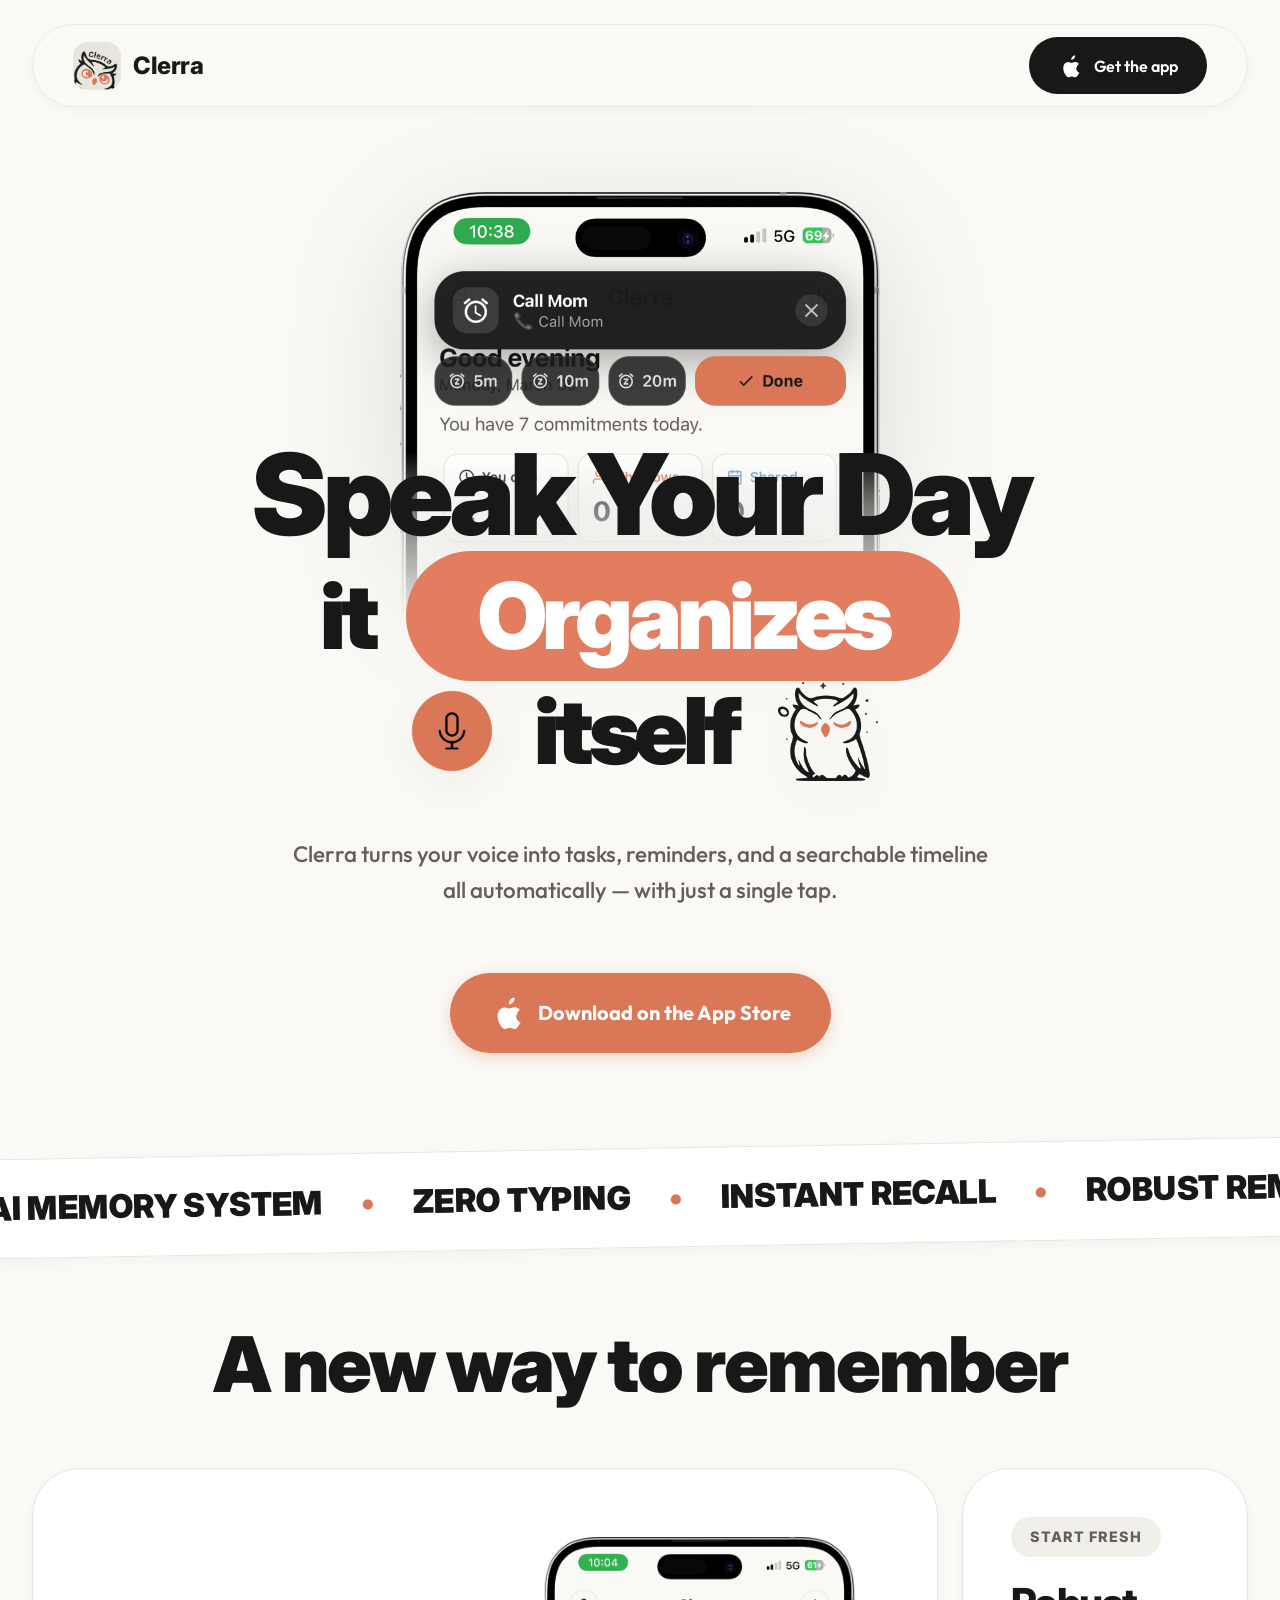
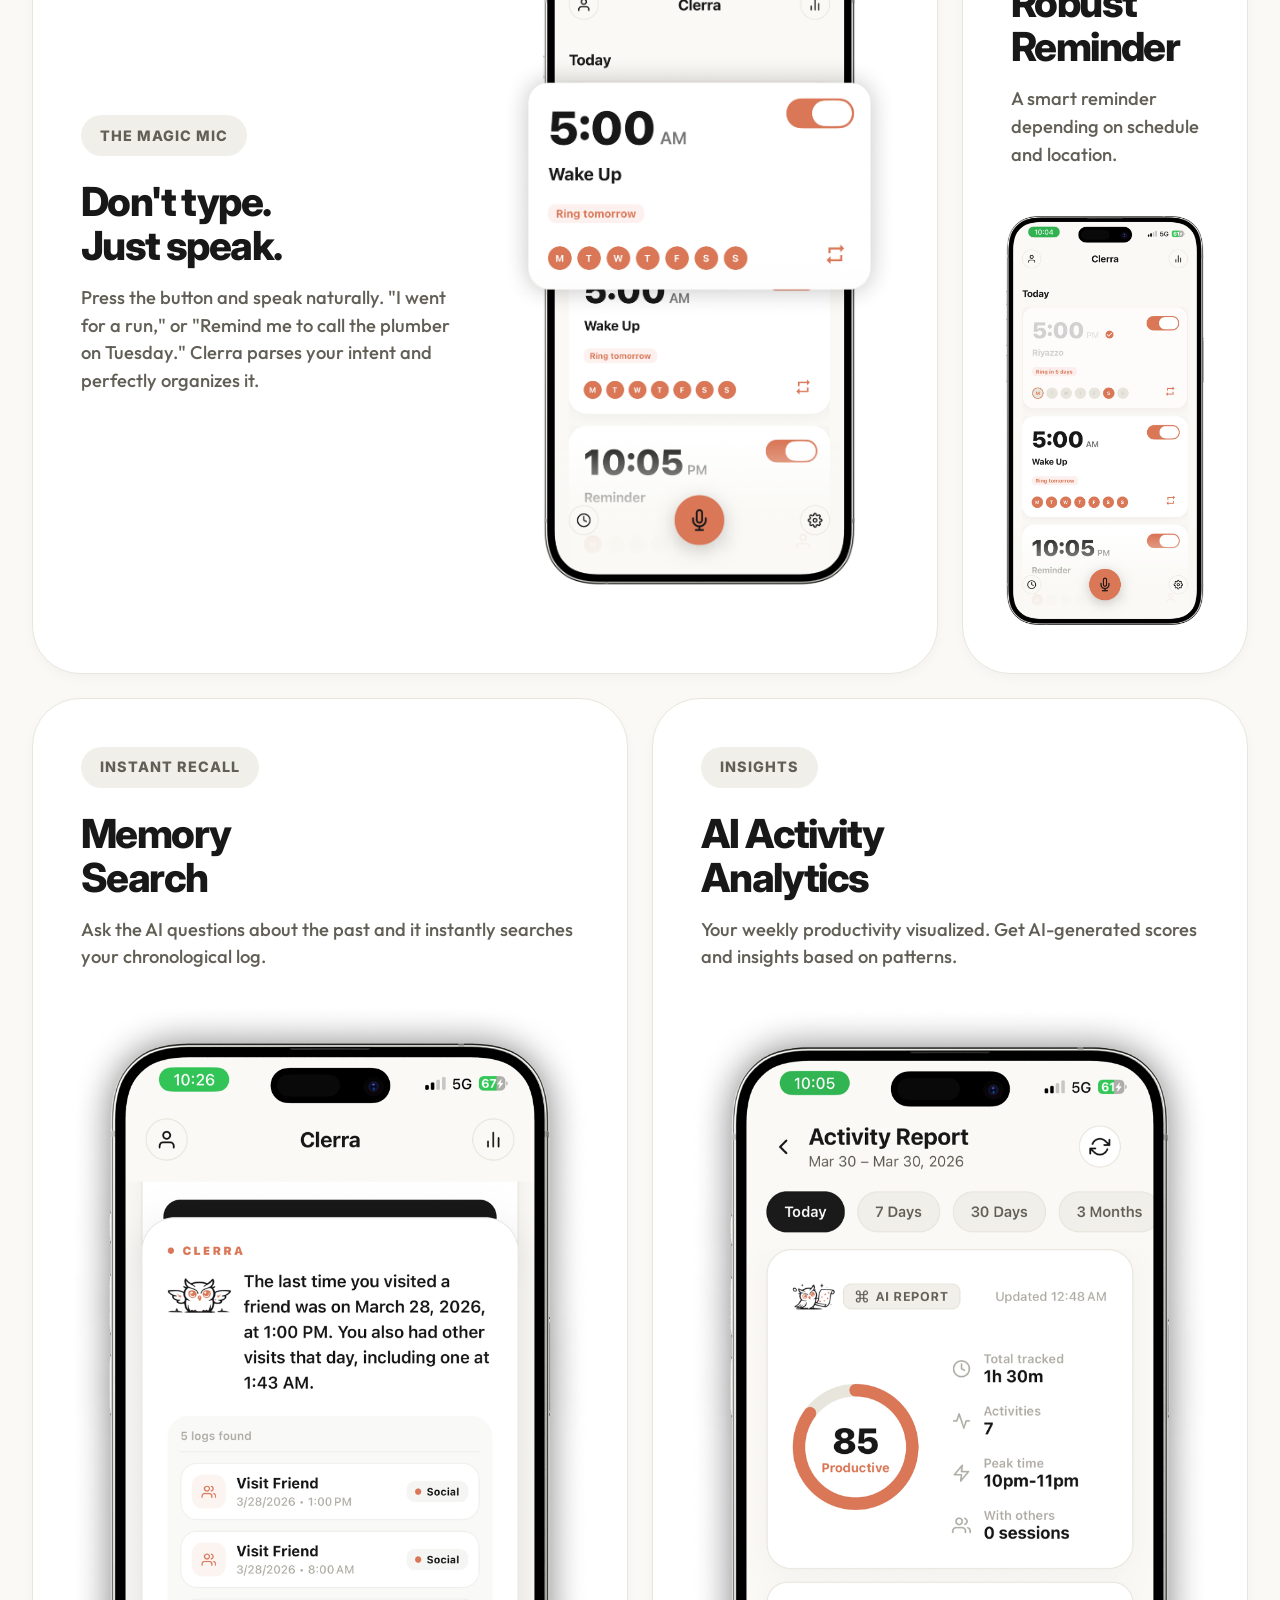
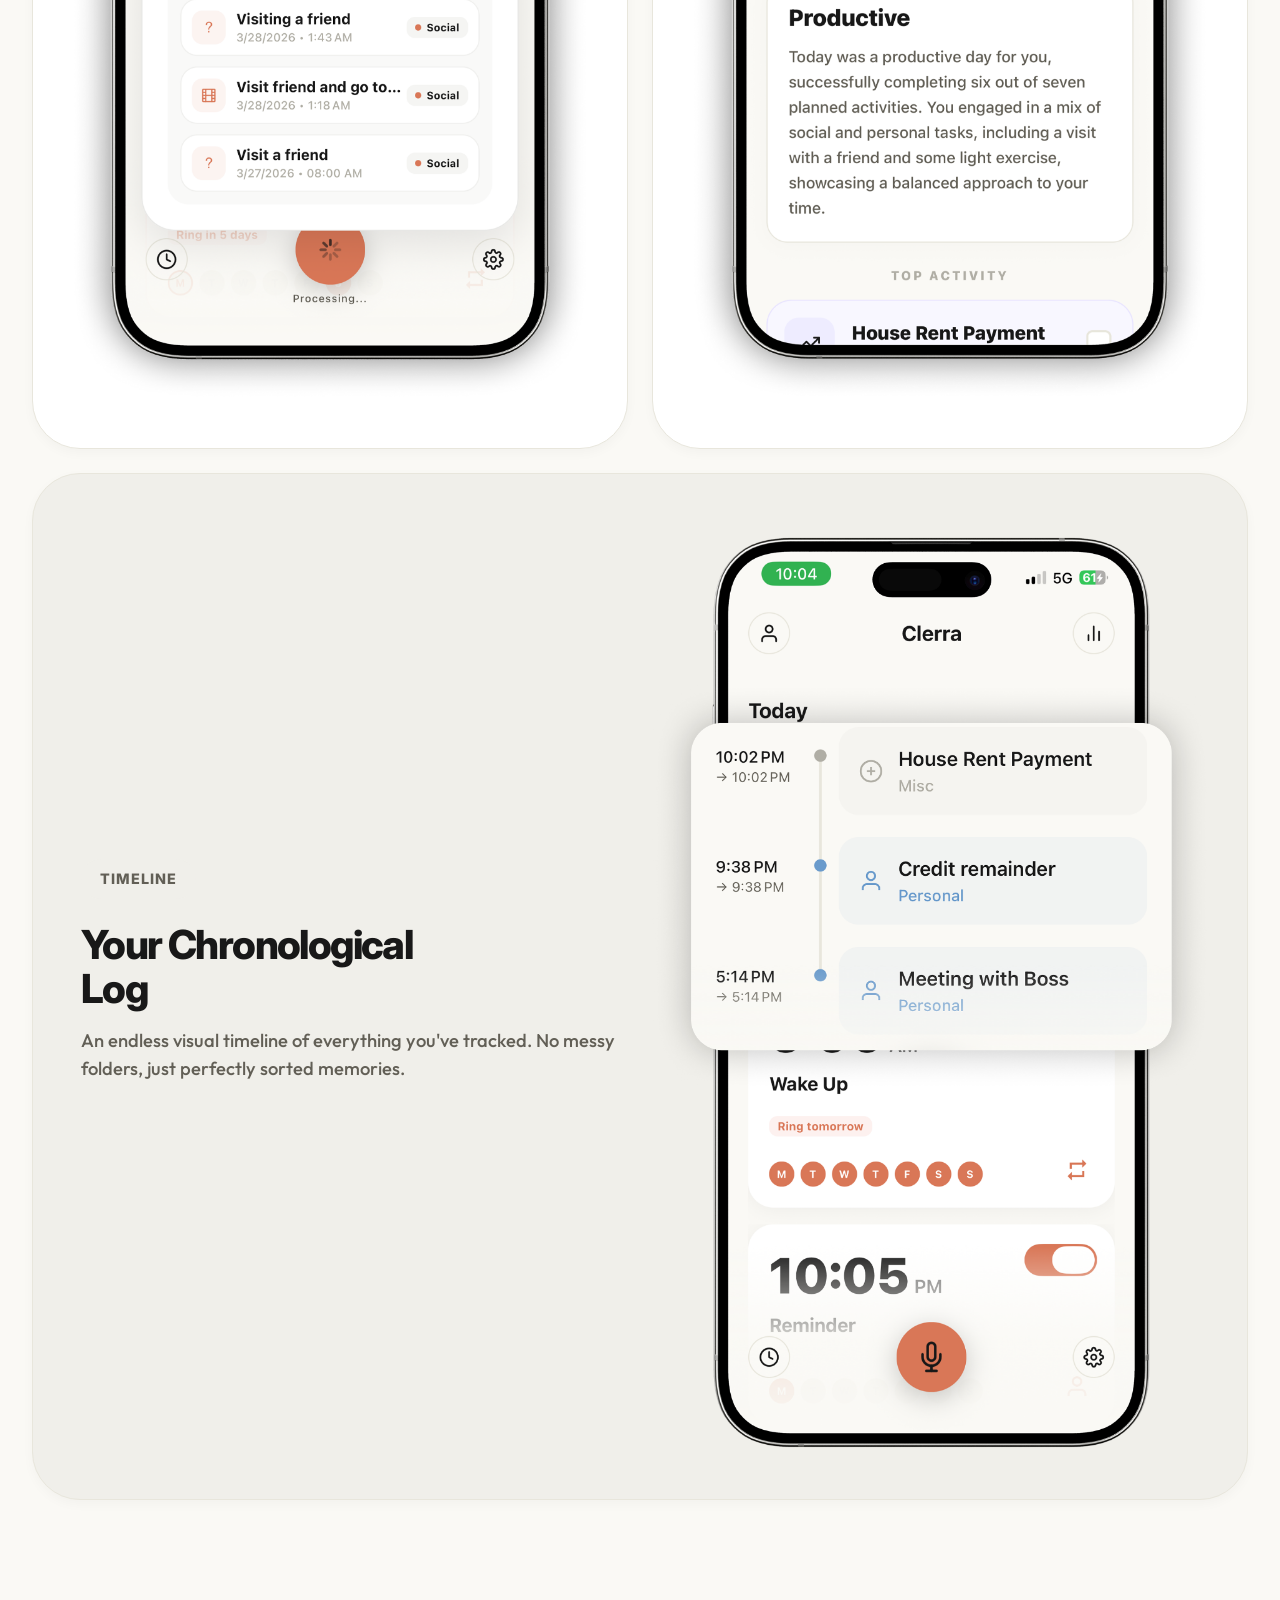
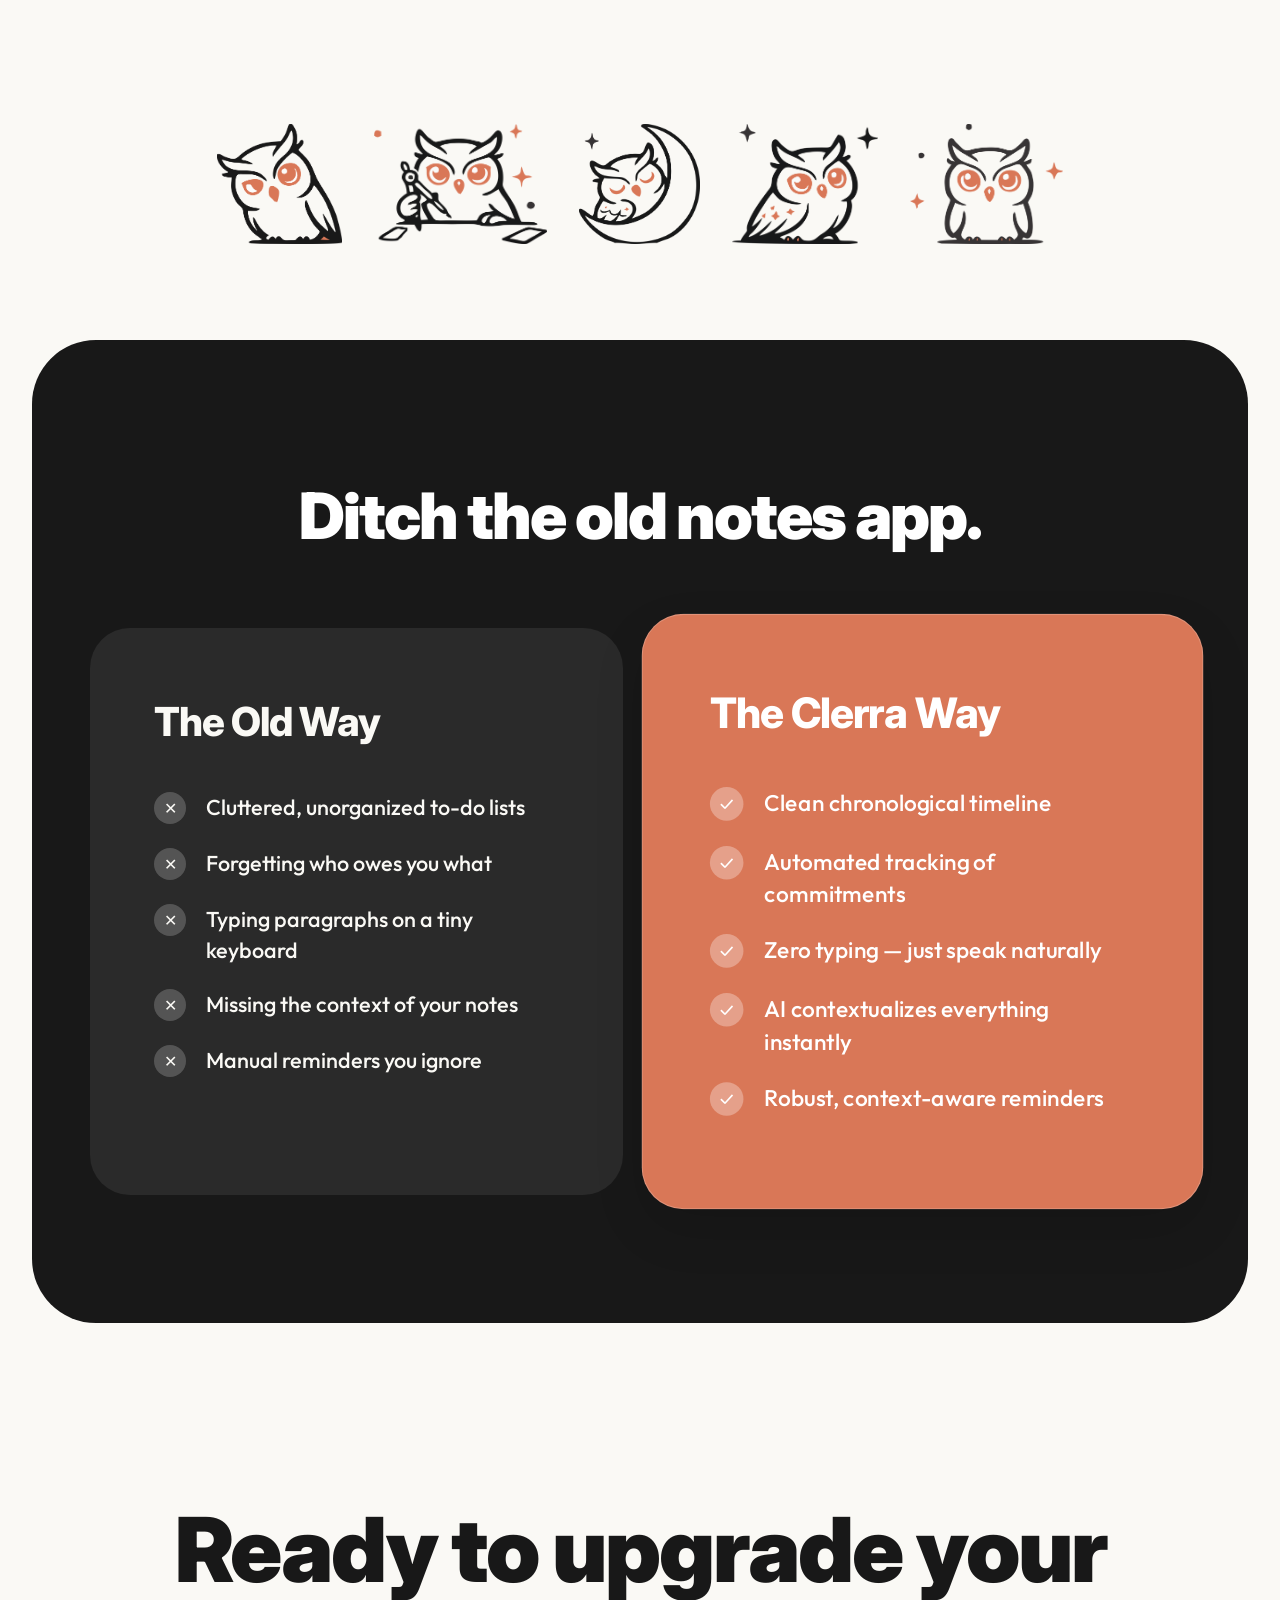
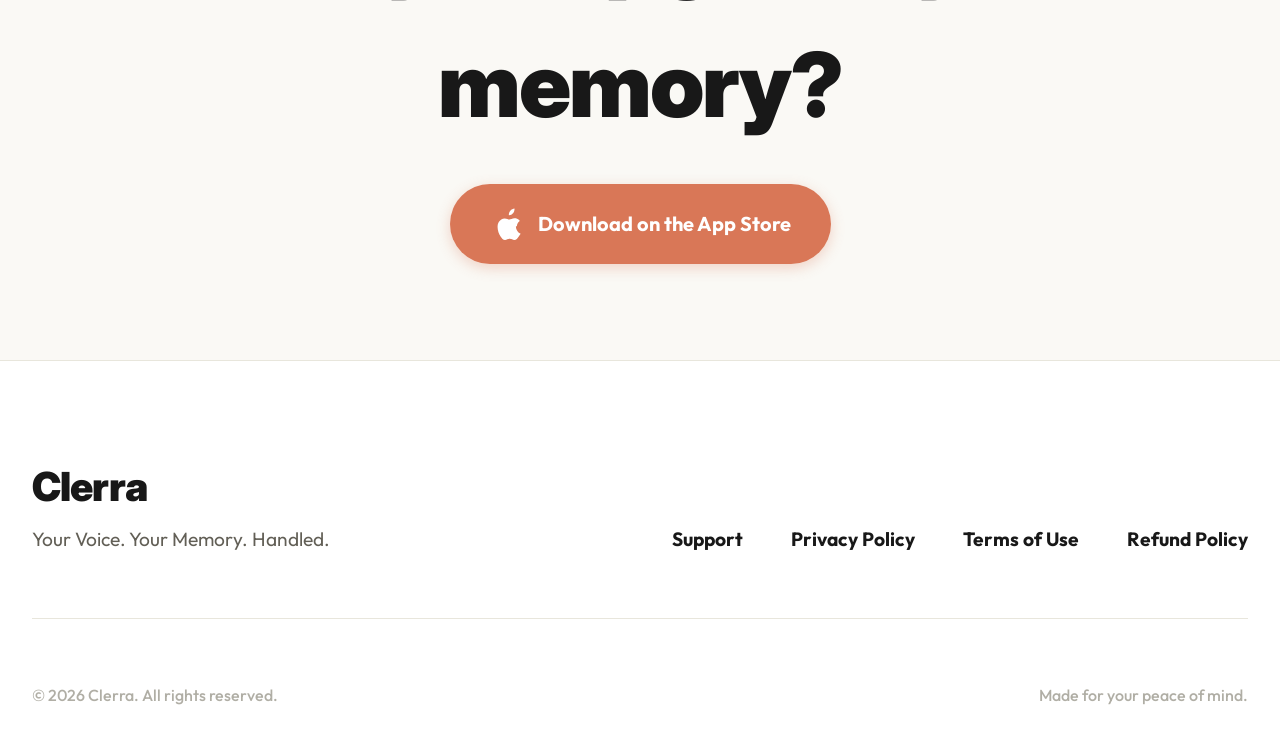
<file: index.html>
<!DOCTYPE html>
<html lang="en">

<head>
  <meta charset="UTF-8">
  <meta name="viewport" content="width=device-width, initial-scale=1.0">
  <title>Clerra | Your Voice. Your Memory. Handled.</title>
  <meta name="description"
    content="The world's first AI memory system. Speak your commitments, tasks, and journal entries. Clerra remembers the rest.">
  <link rel="stylesheet" href="style.css">
</head>

<body>

  <!-- Navigation -->
  <nav>
    <a href="#" class="logo-container">
      <img src="appshots/mascots/Logo.png" alt="Clerra Logo">
      Clerra
    </a>
    <a href="#download" class="btn-primary">
      <svg class="btn-icon" viewBox="0 0 18 18" fill="currentColor">
        <path
          d="M12.12 10.04c.015-1.57 1.28-2.32 1.34-2.36-.73-1.07-1.87-1.22-2.27-1.24-1-.1-1.95.59-2.46.59-.51 0-1.29-.58-2.12-.56-1.09.02-2.1.64-2.66 1.62-1.14 1.98-.29 4.91.81 6.51.54.78 1.18 1.65 2.02 1.62.81-.03 1.11-.53 2.09-.53.97 0 1.24.53 2.1.51.87-.01 1.44-.79 1.97-1.57.62-.9 0 0 .87-1.24-1.1-.47-2.16-1.74-2.14-3.34zm-1.77-5.91c.45-.55.75-1.3.67-2.06-.64.03-1.4.43-1.86.97-.41.48-.77 1.24-.67 1.98.71.05 1.41-.34 1.86-.89z" />
      </svg>
      Get the app
    </a>
  </nav>

  <!-- Hero Section -->
  <header class="hero">
    <div class="hero-visual">
      <!-- Main Phone Mockup at the top -->
      <img src="appshots/hero image.png" alt="Clerra app interface" class="main-phone">
    </div>

    <h1 class="hero-headline">
      <span class="hl-line">Speak Your Day</span>
      <span class="hl-line hl-flex">
        it <span class="pill-bubble">Organizes</span>
      </span>
      <span class="hl-line hl-flex">
        <img src="appshots/mascots/recorder.png" alt="Recorder" class="hl-icon hero-recorder">
        itself
        <img src="appshots/mascots/Idle.png" alt="Mascot" class="hl-icon mascot-idle">
      </span>
    </h1>

    <p class="hero-subtext">Clerra turns your voice into tasks, reminders, and a searchable timeline<br>
      all automatically &mdash; with just a single tap.</p>

    <div class="hero-actions">
      <a href="#download" class="btn-accent">
        <svg class="btn-icon" viewBox="0 0 18 18" fill="currentColor">
          <path
            d="M12.12 10.04c.015-1.57 1.28-2.32 1.34-2.36-.73-1.07-1.87-1.22-2.27-1.24-1-.1-1.95.59-2.46.59-.51 0-1.29-.58-2.12-.56-1.09.02-2.1.64-2.66 1.62-1.14 1.98-.29 4.91.81 6.51.54.78 1.18 1.65 2.02 1.62.81-.03 1.11-.53 2.09-.53.97 0 1.24.53 2.1.51.87-.01 1.44-.79 1.97-1.57.62-.9 0 0 .87-1.24-1.1-.47-2.16-1.74-2.14-3.34zm-1.77-5.91c.45-.55.75-1.3.67-2.06-.64.03-1.4.43-1.86.97-.41.48-.77 1.24-.67 1.98.71.05 1.41-.34 1.86-.89z" />
        </svg>
        Download on the App Store
      </a>
    </div>


  </header>

  <!-- Marquee -->
  <div class="marquee-container">
    <div class="marquee-content">
      AI MEMORY SYSTEM <span>•</span> ZERO TYPING <span>•</span> INSTANT RECALL <span>•</span> ROBUST REMINDERS
      <span>•</span> JUST SPEAK <span>•</span> AI MEMORY SYSTEM <span>•</span> ZERO TYPING <span>•</span> INSTANT RECALL
      <span>•</span> ROBUST REMINDERS <span>•</span> JUST SPEAK <span>•</span>
    </div>
  </div>

  <!-- Bento Features Section -->
  <section class="section-features">
    <h2>A new way to remember</h2>

    <div class="bento-grid">

      <!-- Feature 1 -->
      <div class="bento-card col-span-3 row-span-2">
        <div class="bento-content">
          <div class="bento-tag">The Magic Mic</div>
          <h3>Don't type.<br>Just speak.</h3>
          <p>Press the button and speak naturally. "I went for a run," or "Remind me to call the plumber on Tuesday."
            Clerra parses your intent and perfectly organizes it.</p>
        </div>
        <div class="bento-visual">
          <img src="appshots/Recuring reminder.png" alt="Clerra voice recording interface">
        </div>
      </div>

      <!-- Feature 2 -->
      <div class="bento-card col-span-1 row-span-2 card-reminder">
        <div class="bento-content">
          <div class="bento-tag">Start Fresh</div>
          <h3>Robust <br>Reminder</h3>
          <p>A smart reminder depending on schedule and location.</p>
        </div>
        <div class="bento-visual">
          <img src="appshots/All active reminder for the day.png" alt="Clerra remider widget">
        </div>
      </div>

      <!-- Feature 3 -->
      <div class="bento-card col-span-2 row-span-2">
        <div class="bento-content">
          <div class="bento-tag">Instant Recall</div>
          <h3>Memory <br>Search</h3>
          <p>Ask the AI questions about the past and it instantly searches your chronological log.</p>
        </div>
        <div class="bento-visual">
          <img src="appshots/Memory search.png" alt="Clerra memory search interface">
        </div>
      </div>

      <!-- Feature 4 -->
      <div class="bento-card col-span-2 row-span-2">
        <div class="bento-content">
          <div class="bento-tag">Insights</div>
          <h3>AI Activity <br>Analytics</h3>
          <p>Your weekly productivity visualized. Get AI-generated scores and insights based on patterns.</p>
        </div>
        <div class="bento-visual">
          <img src="appshots/Daily AI Reflection.png" alt="Clerra analytics chart">
        </div>
      </div>

      <!-- Feature 5 -->
      <div class="bento-card col-span-4 row-span-2 card-timeline" style="background-color: var(--surface-alt);">
        <div class="bento-content">
          <div class="bento-tag">Timeline</div>
          <h3>Your Chronological <br>Log</h3>
          <p>An endless visual timeline of everything you've tracked. No messy folders, just perfectly sorted memories.
          </p>
        </div>
        <div class="bento-visual">
          <img src="appshots/Timeline.png" alt="Clerra timeline interface">
        </div>
      </div>

    </div>
  </section>

  <!-- Mascots Row Divider -->
  <div class="mascot-row">
    <img src="appshots/mascots/Thinker.png" alt="Thinker">
    <img src="appshots/mascots/Architect.png" alt="Architect">
    <img src="appshots/mascots/Dreamer.png" alt="Dreamer">
    <img src="appshots/mascots/Nudge.png" alt="Nudge">
    <img src="appshots/mascots/Watcher.png" alt="Watcher">
  </div>



  <!-- Contrast Section -->
  <section class="contrast-section">
    <h2>Ditch the old notes app.</h2>
    <div class="contrast-container">

      <div class="contrast-side old-way">
        <h3>The Old Way</h3>
        <ul class="contrast-list">
          <li>Cluttered, unorganized to-do lists</li>
          <li>Forgetting who owes you what</li>
          <li>Typing paragraphs on a tiny keyboard</li>
          <li>Missing the context of your notes</li>
          <li>Manual reminders you ignore</li>
        </ul>
      </div>

      <div class="contrast-side new-way">
        <h3>The Clerra Way</h3>
        <ul class="contrast-list">
          <li>Clean chronological timeline</li>
          <li>Automated tracking of commitments</li>
          <li>Zero typing — just speak naturally</li>
          <li>AI contextualizes everything instantly</li>
          <li>Robust, context-aware reminders</li>
        </ul>
      </div>

    </div>
  </section>



  <!-- Final CTA -->
  <section class="cta-section" id="download">
    <h2>Ready to upgrade your memory?</h2>
    <a href="#" class="btn-accent">
      <svg class="btn-icon" viewBox="0 0 18 18" fill="currentColor">
        <path
          d="M12.12 10.04c.015-1.57 1.28-2.32 1.34-2.36-.73-1.07-1.87-1.22-2.27-1.24-1-.1-1.95.59-2.46.59-.51 0-1.29-.58-2.12-.56-1.09.02-2.1.64-2.66 1.62-1.14 1.98-.29 4.91.81 6.51.54.78 1.18 1.65 2.02 1.62.81-.03 1.11-.53 2.09-.53.97 0 1.24.53 2.1.51.87-.01 1.44-.79 1.97-1.57.62-.9 0 0 .87-1.24-1.1-.47-2.16-1.74-2.14-3.34zm-1.77-5.91c.45-.55.75-1.3.67-2.06-.64.03-1.4.43-1.86.97-.41.48-.77 1.24-.67 1.98.71.05 1.41-.34 1.86-.89z" />
      </svg>
      Download on the App Store
    </a>
  </section>

  <!-- Footer & Legal -->
  <footer>
    <div class="footer-content">
      <div class="footer-top">
        <div class="footer-brand">
          <h3>Clerra</h3>
          <p>Your Voice. Your Memory. Handled.</p>
        </div>
        <div class="footer-links">
          <a href="support.html">Support</a>
          <a href="privacy.html">Privacy Policy</a>
          <a href="terms.html">Terms of Use</a>
          <a href="refund.html">Refund Policy</a>
        </div>
      </div>
      <div class="footer-bottom">
        <span>&copy; 2026 Clerra. All rights reserved.</span>
        <span>Made for your peace of mind.</span>
      </div>
    </div>
  </footer>

</body>

</html>
</file>
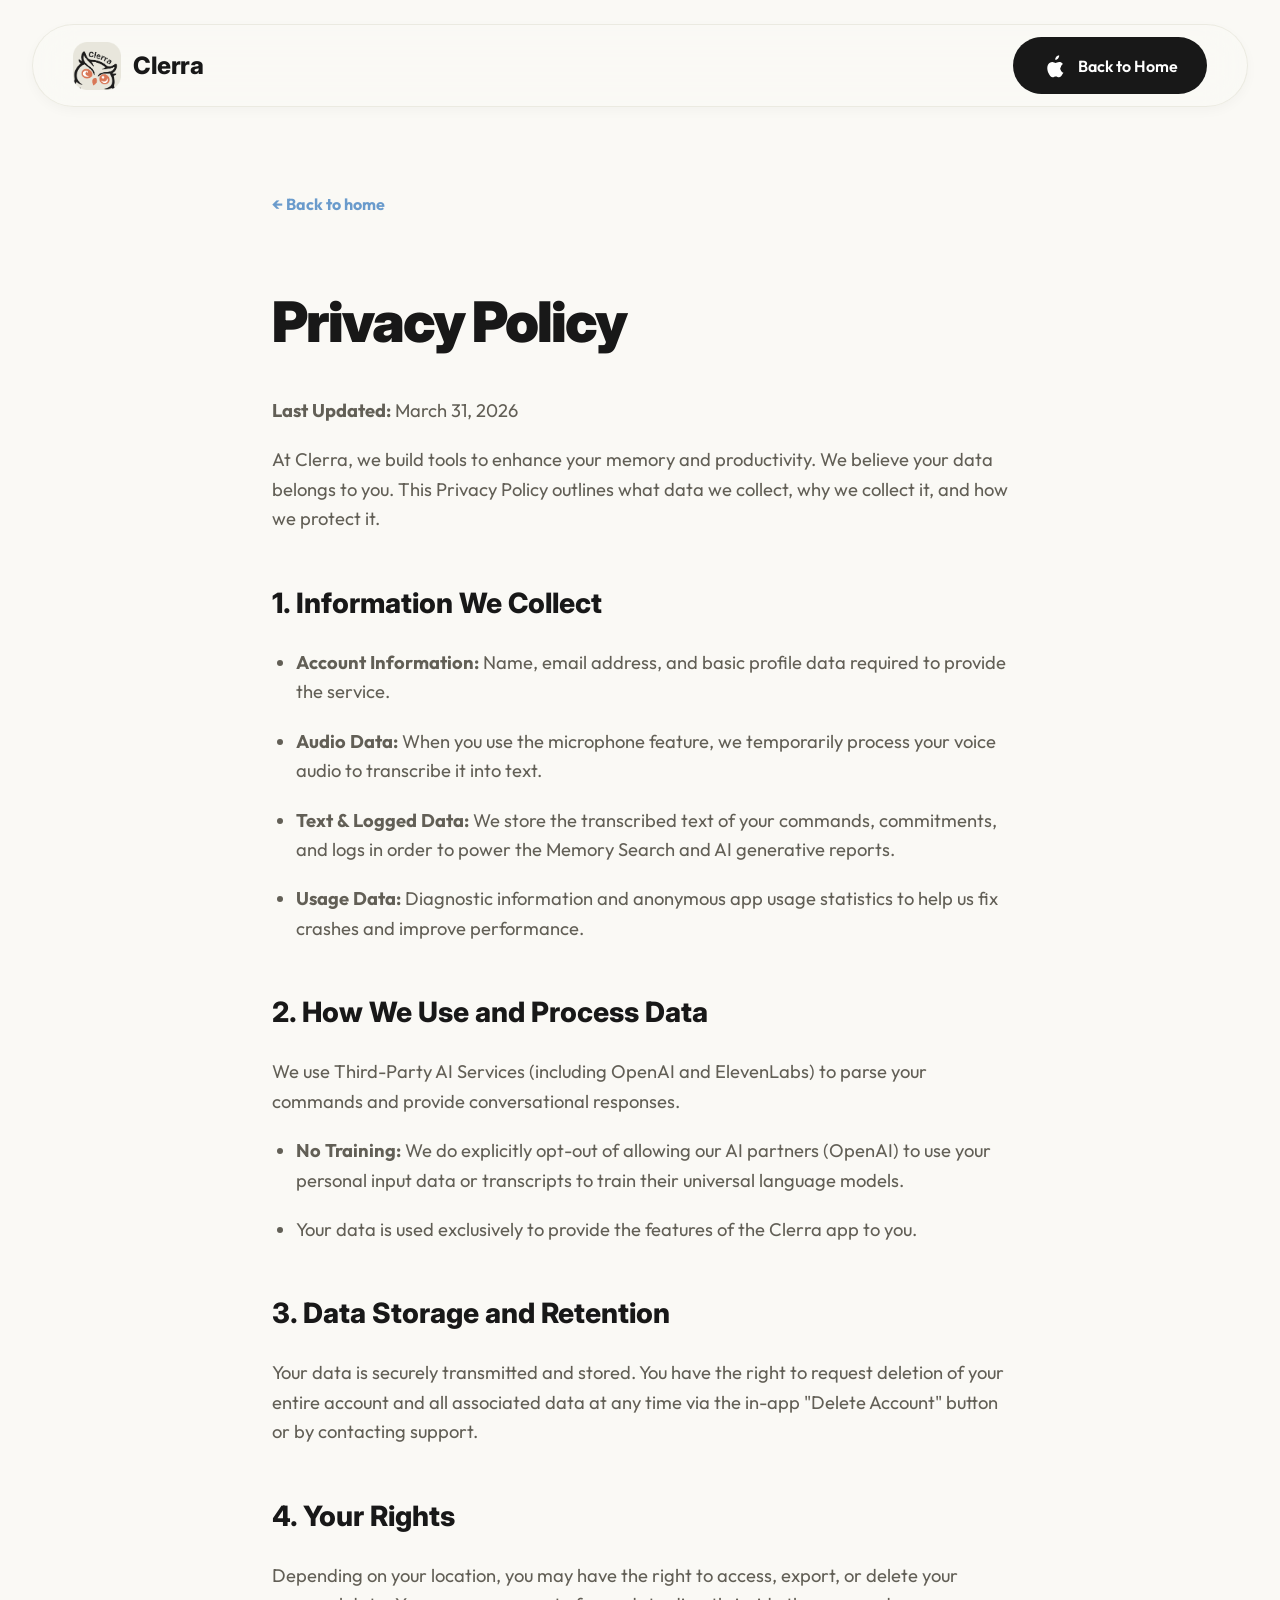
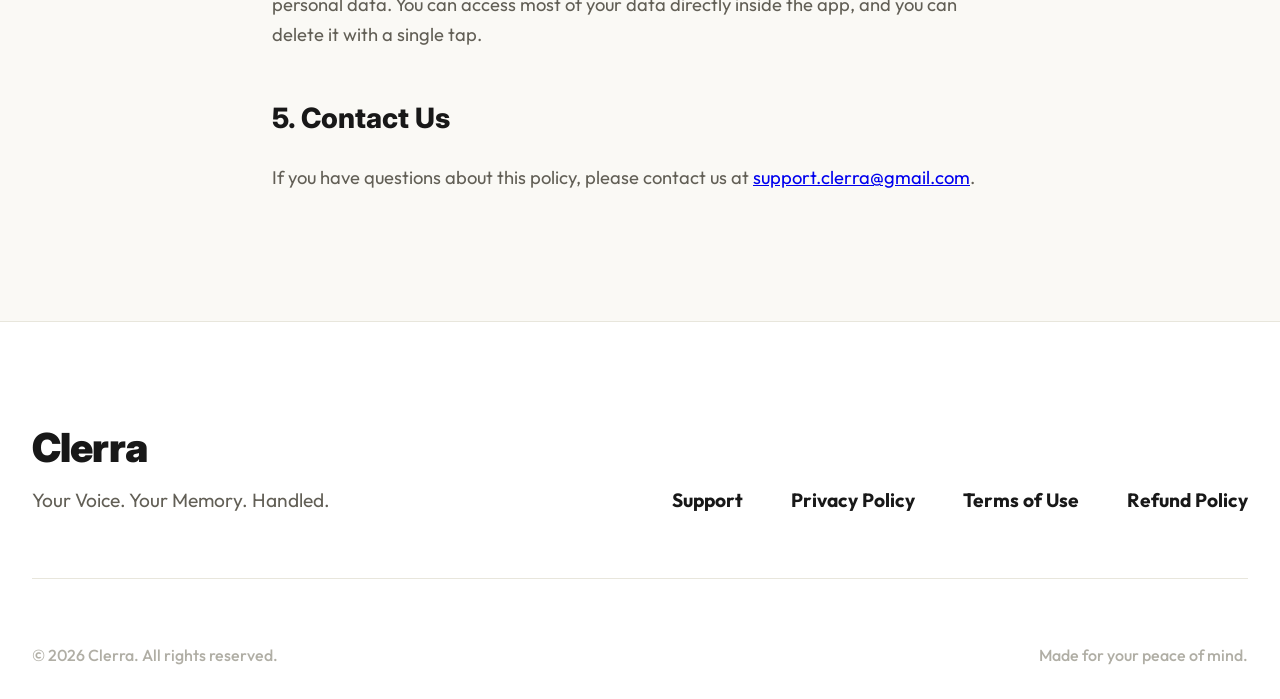
<file: privacy.html>
<!DOCTYPE html>
<html lang="en">
<head>
  <meta charset="UTF-8">
  <meta name="viewport" content="width=device-width, initial-scale=1.0">
  <title>Privacy Policy | Clerra</title>
  <link rel="stylesheet" href="style.css">
  <style>
    .legal-content {
      max-width: 800px;
      margin: 12rem auto 8rem;
      padding: 0 2rem;
    }
    .legal-content h1 {
      font-size: 3.5rem;
      font-weight: 900;
      margin-bottom: 2rem;
      letter-spacing: -2px;
    }
    .legal-content h2 {
      font-size: 1.75rem;
      font-weight: 800;
      margin: 3rem 0 1.5rem;
    }
    .legal-content p, .legal-content li {
      font-size: 1.15rem;
      color: var(--text-secondary);
      line-height: 1.6;
      margin-bottom: 1.25rem;
    }
    .legal-content ul {
      padding-left: 1.5rem;
      margin-bottom: 2rem;
    }
    .back-nav {
      margin-bottom: 4rem;
    }
    .back-nav a {
      color: var(--accent-blue);
      text-decoration: none;
      font-weight: 700;
      display: flex;
      align-items: center;
      gap: 0.5rem;
    }
  </style>
</head>
<body>

  <!-- Navigation -->
  <nav>
    <a href="index.html" class="logo-container">
      <img src="appshots/mascots/Logo.png" alt="Clerra Logo">
      Clerra
    </a>
    <a href="index.html" class="btn-primary">
      <svg class="btn-icon" viewBox="0 0 18 18" fill="currentColor">
        <path d="M12.12 10.04c.015-1.57 1.28-2.32 1.34-2.36-.73-1.07-1.87-1.22-2.27-1.24-1-.1-1.95.59-2.46.59-.51 0-1.29-.58-2.12-.56-1.09.02-2.1.64-2.66 1.62-1.14 1.98-.29 4.91.81 6.51.54.78 1.18 1.65 2.02 1.62.81-.03 1.11-.53 2.09-.53.97 0 1.24.53 2.1.51.87-.01 1.44-.79 1.97-1.57.62-.9 0 0 .87-1.24-1.1-.47-2.16-1.74-2.14-3.34zm-1.77-5.91c.45-.55.75-1.3.67-2.06-.64.03-1.4.43-1.86.97-.41.48-.77 1.24-.67 1.98.71.05 1.41-.34 1.86-.89z"/>
      </svg>
      Back to Home
    </a>
  </nav>

  <main class="legal-content">
    <div class="back-nav">
      <a href="index.html">← Back to home</a>
    </div>

    <h1>Privacy Policy</h1>
    <p><strong>Last Updated:</strong> March 31, 2026</p>

    <p>At Clerra, we build tools to enhance your memory and productivity. We believe your data belongs to you. This Privacy Policy outlines what data we collect, why we collect it, and how we protect it.</p>

    <h2>1. Information We Collect</h2>
    <ul>
      <li><strong>Account Information:</strong> Name, email address, and basic profile data required to provide the service.</li>
      <li><strong>Audio Data:</strong> When you use the microphone feature, we temporarily process your voice audio to transcribe it into text.</li>
      <li><strong>Text & Logged Data:</strong> We store the transcribed text of your commands, commitments, and logs in order to power the Memory Search and AI generative reports.</li>
      <li><strong>Usage Data:</strong> Diagnostic information and anonymous app usage statistics to help us fix crashes and improve performance.</li>
    </ul>

    <h2>2. How We Use and Process Data</h2>
    <p>We use Third-Party AI Services (including OpenAI and ElevenLabs) to parse your commands and provide conversational responses.</p>
    <ul>
      <li><strong>No Training:</strong> We do explicitly opt-out of allowing our AI partners (OpenAI) to use your personal input data or transcripts to train their universal language models.</li>
      <li>Your data is used exclusively to provide the features of the Clerra app to you.</li>
    </ul>

    <h2>3. Data Storage and Retention</h2>
    <p>Your data is securely transmitted and stored. You have the right to request deletion of your entire account and all associated data at any time via the in-app "Delete Account" button or by contacting support.</p>

    <h2>4. Your Rights</h2>
    <p>Depending on your location, you may have the right to access, export, or delete your personal data. You can access most of your data directly inside the app, and you can delete it with a single tap.</p>

    <h2>5. Contact Us</h2>
    <p>If you have questions about this policy, please contact us at <a href="mailto:support.clerra@gmail.com">support.clerra@gmail.com</a>.</p>
  </main>

  <footer>
    <div class="footer-content">
      <div class="footer-top">
        <div class="footer-brand">
          <h3>Clerra</h3>
          <p>Your Voice. Your Memory. Handled.</p>
        </div>
        <div class="footer-links">
          <a href="support.html">Support</a>
          <a href="privacy.html">Privacy Policy</a>
          <a href="terms.html">Terms of Use</a>
          <a href="refund.html">Refund Policy</a>
        </div>
      </div>
      <div class="footer-bottom">
        <span>&copy; 2026 Clerra. All rights reserved.</span>
        <span>Made for your peace of mind.</span>
      </div>
    </div>
  </footer>

</body>
</html>
</file>
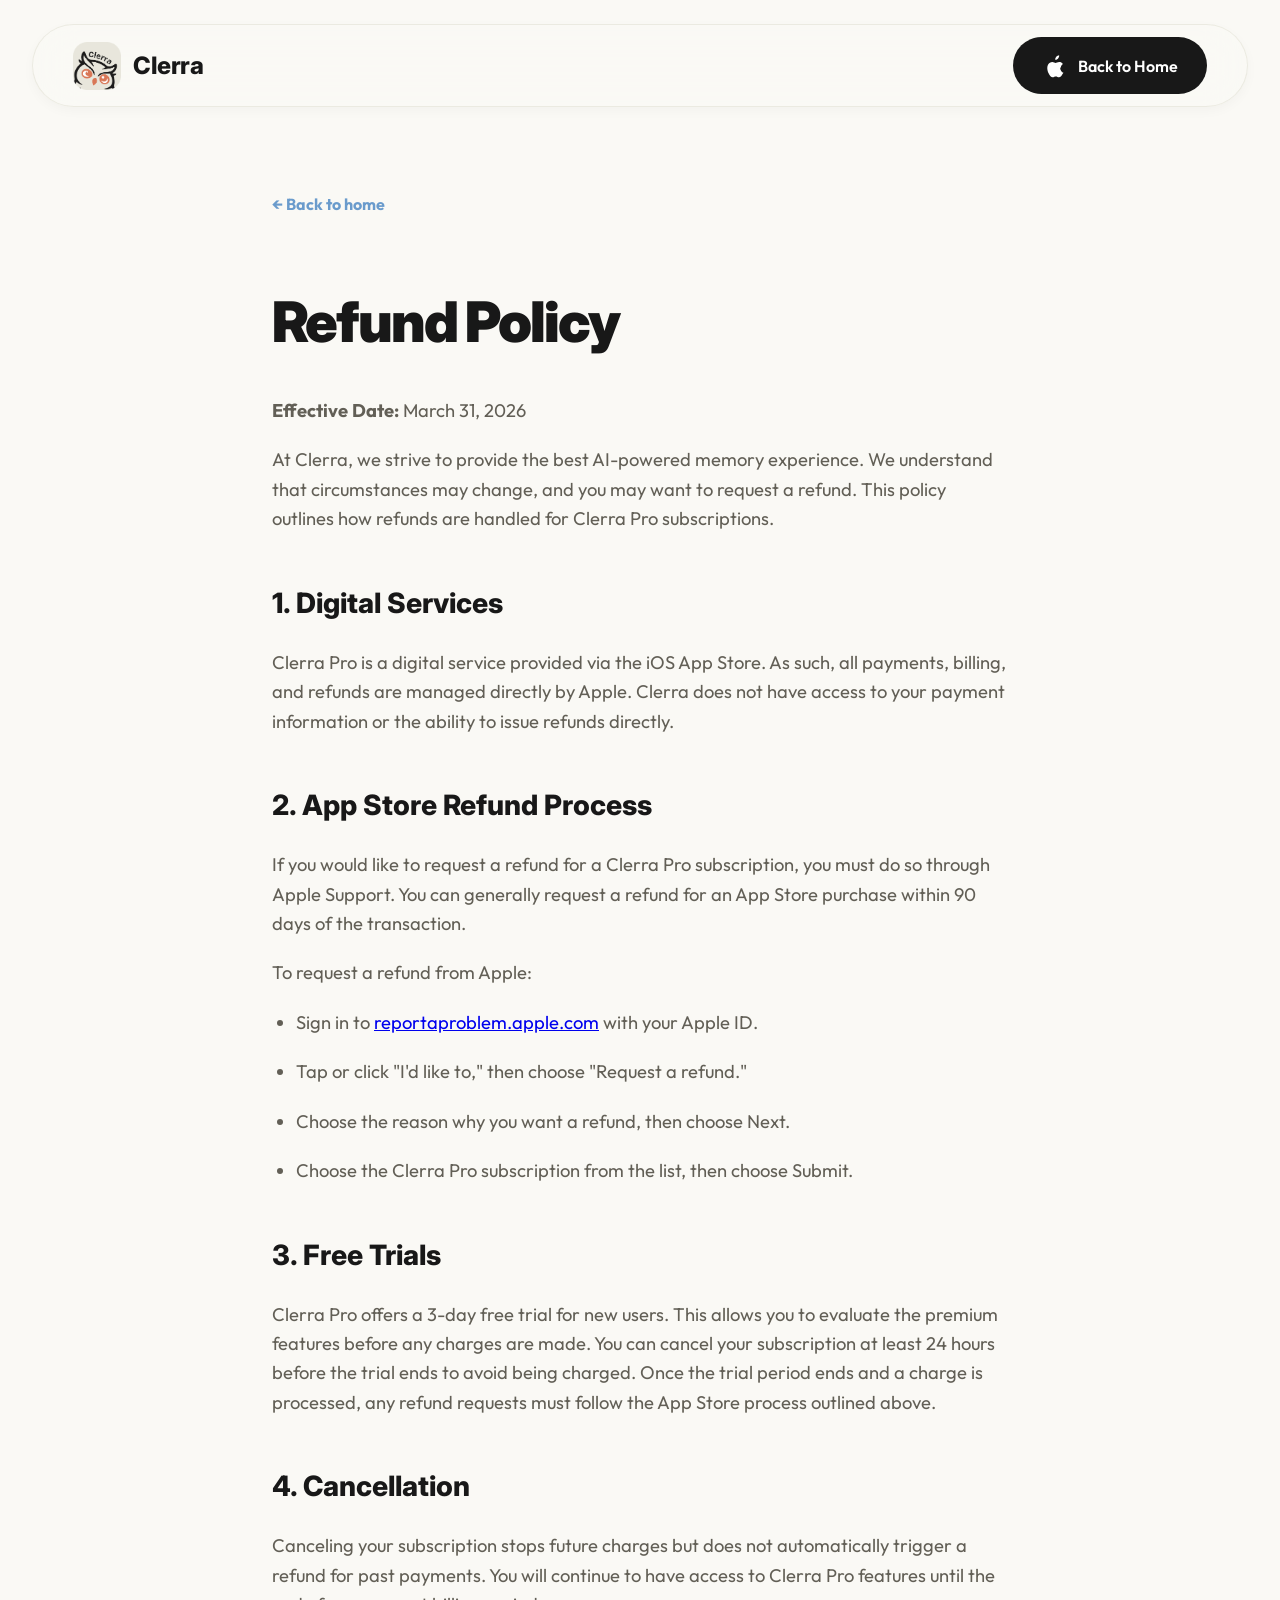
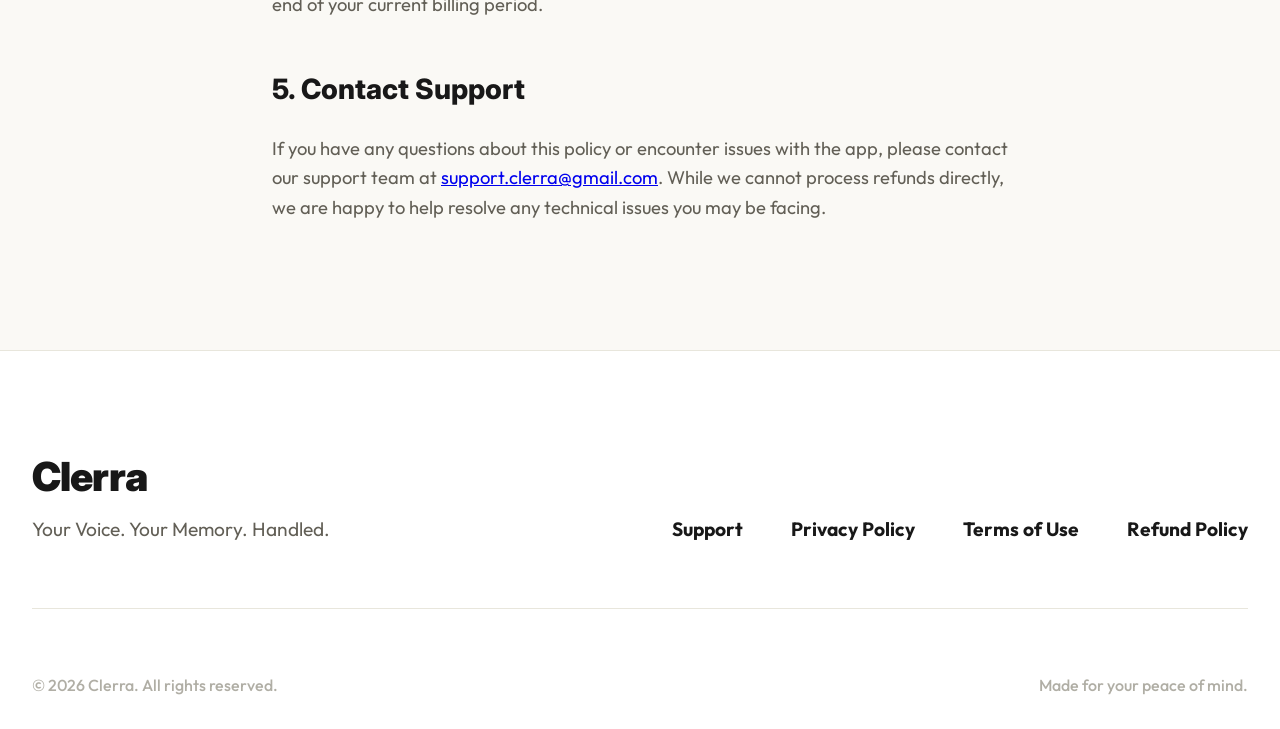
<file: refund.html>
<!DOCTYPE html>
<html lang="en">
<head>
  <meta charset="UTF-8">
  <meta name="viewport" content="width=device-width, initial-scale=1.0">
  <title>Refund Policy | Clerra</title>
  <link rel="stylesheet" href="style.css">
  <style>
    .legal-content {
      max-width: 800px;
      margin: 12rem auto 8rem;
      padding: 0 2rem;
    }
    .legal-content h1 {
      font-size: 3.5rem;
      font-weight: 900;
      margin-bottom: 2rem;
      letter-spacing: -2px;
    }
    .legal-content h2 {
      font-size: 1.75rem;
      font-weight: 800;
      margin: 3rem 0 1.5rem;
    }
    .legal-content p, .legal-content li {
      font-size: 1.15rem;
      color: var(--text-secondary);
      line-height: 1.6;
      margin-bottom: 1.25rem;
    }
    .legal-content ul {
      padding-left: 1.5rem;
      margin-bottom: 2rem;
    }
    .back-nav {
      margin-bottom: 4rem;
    }
    .back-nav a {
      color: var(--accent-blue);
      text-decoration: none;
      font-weight: 700;
      display: flex;
      align-items: center;
      gap: 0.5rem;
    }
  </style>
</head>
<body>

  <!-- Navigation -->
  <nav>
    <a href="index.html" class="logo-container">
      <img src="appshots/mascots/Logo.png" alt="Clerra Logo">
      Clerra
    </a>
    <a href="index.html" class="btn-primary">
      <svg class="btn-icon" viewBox="0 0 18 18" fill="currentColor">
        <path d="M12.12 10.04c.015-1.57 1.28-2.32 1.34-2.36-.73-1.07-1.87-1.22-2.27-1.24-1-.1-1.95.59-2.46.59-.51 0-1.29-.58-2.12-.56-1.09.02-2.1.64-2.66 1.62-1.14 1.98-.29 4.91.81 6.51.54.78 1.18 1.65 2.02 1.62.81-.03 1.11-.53 2.09-.53.97 0 1.24.53 2.1.51.87-.01 1.44-.79 1.97-1.57.62-.9 0 0 .87-1.24-1.1-.47-2.16-1.74-2.14-3.34zm-1.77-5.91c.45-.55.75-1.3.67-2.06-.64.03-1.4.43-1.86.97-.41.48-.77 1.24-.67 1.98.71.05 1.41-.34 1.86-.89z"/>
      </svg>
      Back to Home
    </a>
  </nav>

  <main class="legal-content">
    <div class="back-nav">
      <a href="index.html">← Back to home</a>
    </div>

    <h1>Refund Policy</h1>
    <p><strong>Effective Date:</strong> March 31, 2026</p>

    <p>At Clerra, we strive to provide the best AI-powered memory experience. We understand that circumstances may change, and you may want to request a refund. This policy outlines how refunds are handled for Clerra Pro subscriptions.</p>

    <h2>1. Digital Services</h2>
    <p>Clerra Pro is a digital service provided via the iOS App Store. As such, all payments, billing, and refunds are managed directly by Apple. Clerra does not have access to your payment information or the ability to issue refunds directly.</p>

    <h2>2. App Store Refund Process</h2>
    <p>If you would like to request a refund for a Clerra Pro subscription, you must do so through Apple Support. You can generally request a refund for an App Store purchase within 90 days of the transaction.</p>
    <p>To request a refund from Apple:</p>
    <ul>
      <li>Sign in to <a href="https://reportaproblem.apple.com" target="_blank" rel="noopener noreferrer">reportaproblem.apple.com</a> with your Apple ID.</li>
      <li>Tap or click "I'd like to," then choose "Request a refund."</li>
      <li>Choose the reason why you want a refund, then choose Next.</li>
      <li>Choose the Clerra Pro subscription from the list, then choose Submit.</li>
    </ul>

    <h2>3. Free Trials</h2>
    <p>Clerra Pro offers a 3-day free trial for new users. This allows you to evaluate the premium features before any charges are made. You can cancel your subscription at least 24 hours before the trial ends to avoid being charged. Once the trial period ends and a charge is processed, any refund requests must follow the App Store process outlined above.</p>

    <h2>4. Cancellation</h2>
    <p>Canceling your subscription stops future charges but does not automatically trigger a refund for past payments. You will continue to have access to Clerra Pro features until the end of your current billing period.</p>

    <h2>5. Contact Support</h2>
    <p>If you have any questions about this policy or encounter issues with the app, please contact our support team at <a href="mailto:support.clerra@gmail.com">support.clerra@gmail.com</a>. While we cannot process refunds directly, we are happy to help resolve any technical issues you may be facing.</p>
  </main>

  <footer>
    <div class="footer-content">
      <div class="footer-top">
        <div class="footer-brand">
          <h3>Clerra</h3>
          <p>Your Voice. Your Memory. Handled.</p>
        </div>
        <div class="footer-links">
          <a href="support.html">Support</a>
          <a href="privacy.html">Privacy Policy</a>
          <a href="terms.html">Terms of Use</a>
          <a href="refund.html">Refund Policy</a>
        </div>
      </div>
      <div class="footer-bottom">
        <span>&copy; 2026 Clerra. All rights reserved.</span>
        <span>Made for your peace of mind.</span>
      </div>
    </div>
  </footer>

</body>
</html>
</file>
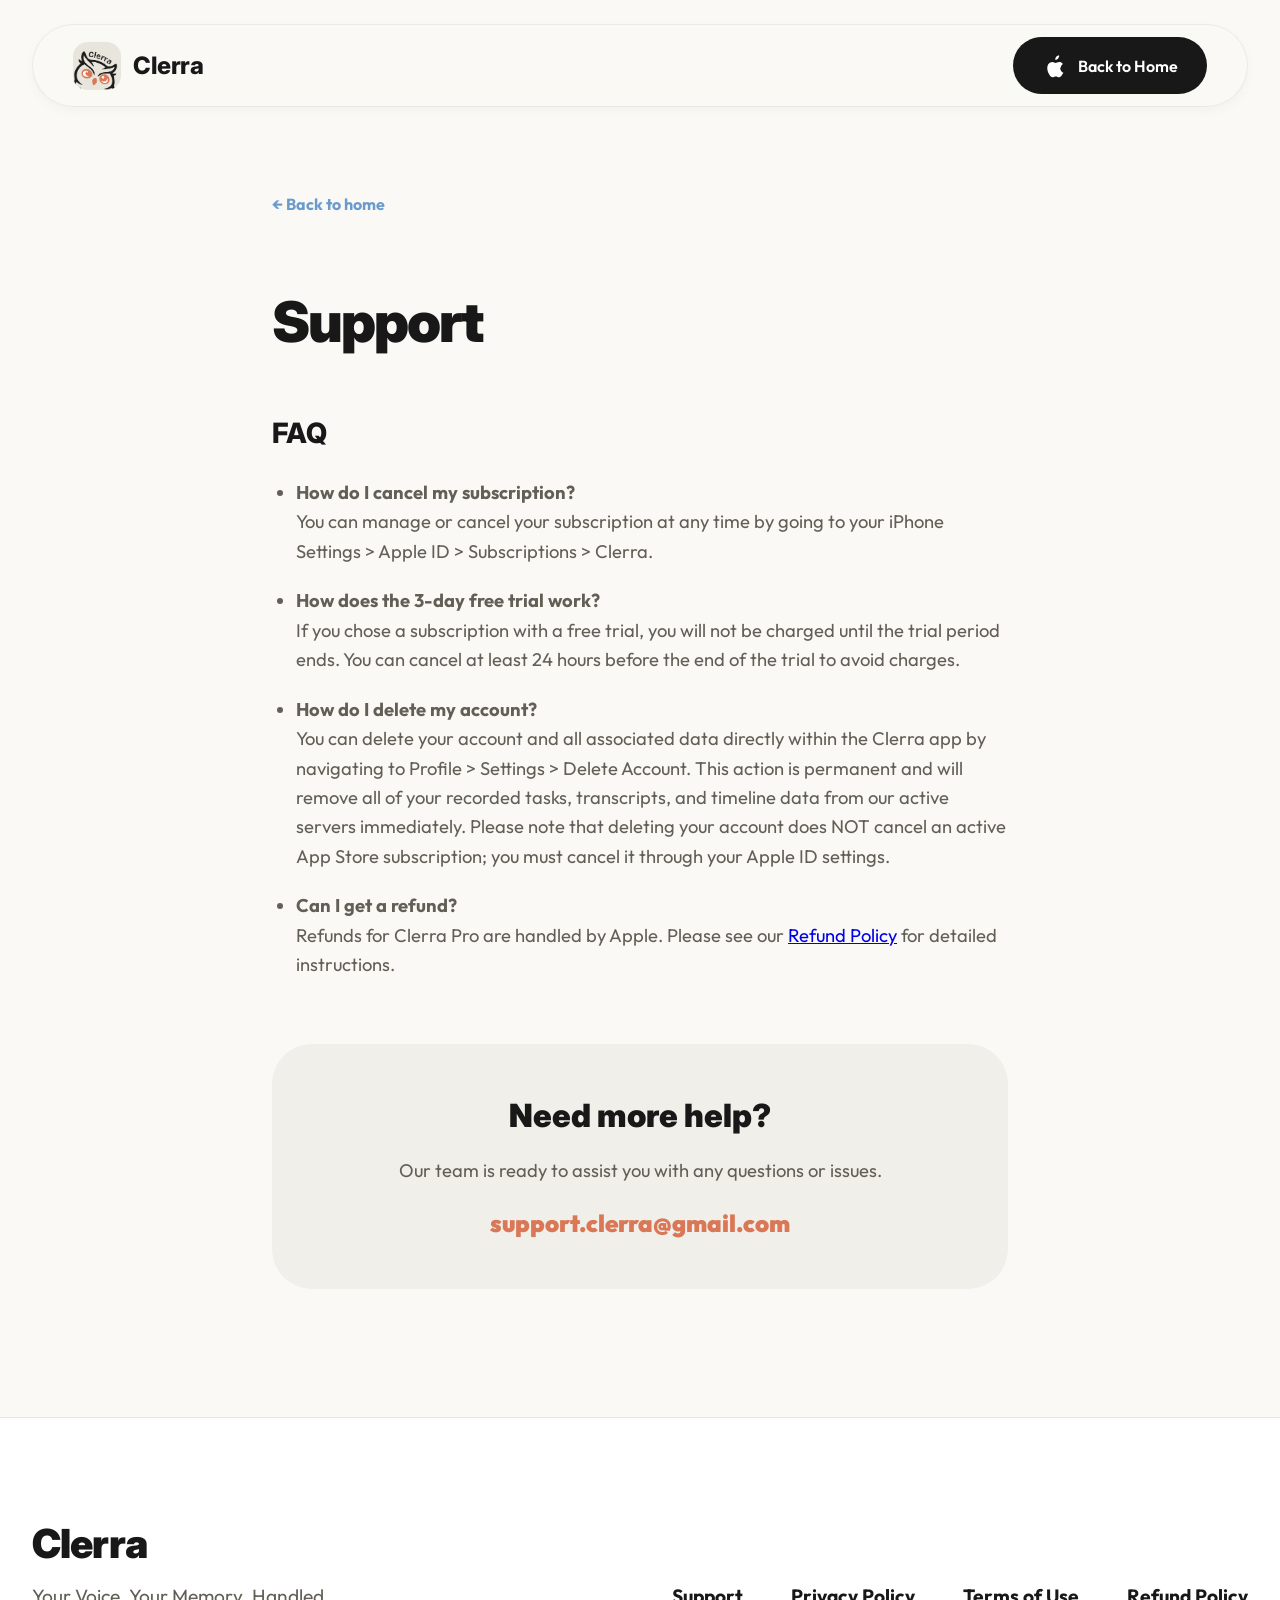
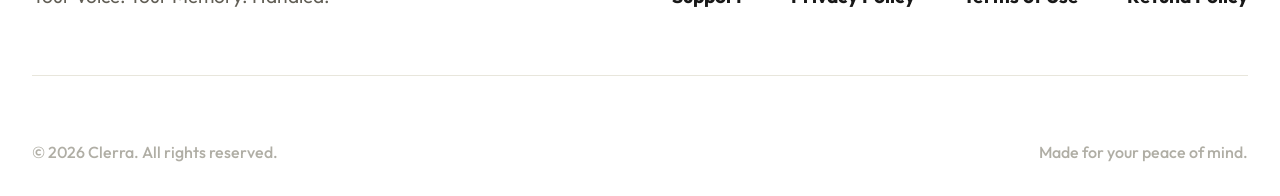
<file: support.html>
<!DOCTYPE html>
<html lang="en">
<head>
  <meta charset="UTF-8">
  <meta name="viewport" content="width=device-width, initial-scale=1.0">
  <title>Support | Clerra</title>
  <link rel="stylesheet" href="style.css">
  <style>
    .legal-content {
      max-width: 800px;
      margin: 12rem auto 8rem;
      padding: 0 2rem;
    }
    .legal-content h1 {
      font-size: 3.5rem;
      font-weight: 900;
      margin-bottom: 2rem;
      letter-spacing: -2px;
    }
    .legal-content h2 {
      font-size: 1.75rem;
      font-weight: 800;
      margin: 3rem 0 1.5rem;
    }
    .legal-content p, .legal-content li {
      font-size: 1.15rem;
      color: var(--text-secondary);
      line-height: 1.6;
      margin-bottom: 1.25rem;
    }
    .legal-content ul {
      padding-left: 1.5rem;
      margin-bottom: 2rem;
    }
    .back-nav {
      margin-bottom: 4rem;
    }
    .back-nav a {
      color: var(--accent-blue);
      text-decoration: none;
      font-weight: 700;
      display: flex;
      align-items: center;
      gap: 0.5rem;
    }
    .support-card {
      background: var(--surface-alt);
      padding: 3rem;
      border-radius: 40px;
      margin-top: 4rem;
      text-align: center;
    }
    .support-card h3 {
      font-size: 2rem;
      margin-bottom: 1rem;
    }
    .support-card a {
      font-size: 1.5rem;
      font-weight: 900;
      color: var(--accent-orange);
      text-decoration: none;
    }
  </style>
</head>
<body>

  <!-- Navigation -->
  <nav>
    <a href="index.html" class="logo-container">
      <img src="appshots/mascots/Logo.png" alt="Clerra Logo">
      Clerra
    </a>
    <a href="index.html" class="btn-primary">
      <svg class="btn-icon" viewBox="0 0 18 18" fill="currentColor">
        <path d="M12.12 10.04c.015-1.57 1.28-2.32 1.34-2.36-.73-1.07-1.87-1.22-2.27-1.24-1-.1-1.95.59-2.46.59-.51 0-1.29-.58-2.12-.56-1.09.02-2.1.64-2.66 1.62-1.14 1.98-.29 4.91.81 6.51.54.78 1.18 1.65 2.02 1.62.81-.03 1.11-.53 2.09-.53.97 0 1.24.53 2.1.51.87-.01 1.44-.79 1.97-1.57.62-.9 0 0 .87-1.24-1.1-.47-2.16-1.74-2.14-3.34zm-1.77-5.91c.45-.55.75-1.3.67-2.06-.64.03-1.4.43-1.86.97-.41.48-.77 1.24-.67 1.98.71.05 1.41-.34 1.86-.89z"/>
      </svg>
      Back to Home
    </a>
  </nav>

  <main class="legal-content">
    <div class="back-nav">
      <a href="index.html">← Back to home</a>
    </div>

    <h1>Support</h1>
    
    <h2>FAQ</h2>
    <ul>
      <li><strong>How do I cancel my subscription?</strong><br>You can manage or cancel your subscription at any time by going to your iPhone Settings > Apple ID > Subscriptions > Clerra.</li>
      <li><strong>How does the 3-day free trial work?</strong><br>If you chose a subscription with a free trial, you will not be charged until the trial period ends. You can cancel at least 24 hours before the end of the trial to avoid charges.</li>
      <li><strong>How do I delete my account?</strong><br>You can delete your account and all associated data directly within the Clerra app by navigating to Profile > Settings > Delete Account. This action is permanent and will remove all of your recorded tasks, transcripts, and timeline data from our active servers immediately. Please note that deleting your account does NOT cancel an active App Store subscription; you must cancel it through your Apple ID settings.</li>
      <li><strong>Can I get a refund?</strong><br>Refunds for Clerra Pro are handled by Apple. Please see our <a href="refund.html">Refund Policy</a> for detailed instructions.</li>
    </ul>

    <div class="support-card">
      <h3>Need more help?</h3>
      <p>Our team is ready to assist you with any questions or issues.</p>
      <a href="mailto:support.clerra@gmail.com">support.clerra@gmail.com</a>
    </div>
  </main>

  <footer>
    <div class="footer-content">
      <div class="footer-top">
        <div class="footer-brand">
          <h3>Clerra</h3>
          <p>Your Voice. Your Memory. Handled.</p>
        </div>
        <div class="footer-links">
          <a href="support.html">Support</a>
          <a href="privacy.html">Privacy Policy</a>
          <a href="terms.html">Terms of Use</a>
          <a href="refund.html">Refund Policy</a>
        </div>
      </div>
      <div class="footer-bottom">
        <span>&copy; 2026 Clerra. All rights reserved.</span>
        <span>Made for your peace of mind.</span>
      </div>
    </div>
  </footer>

</body>
</html>
</file>
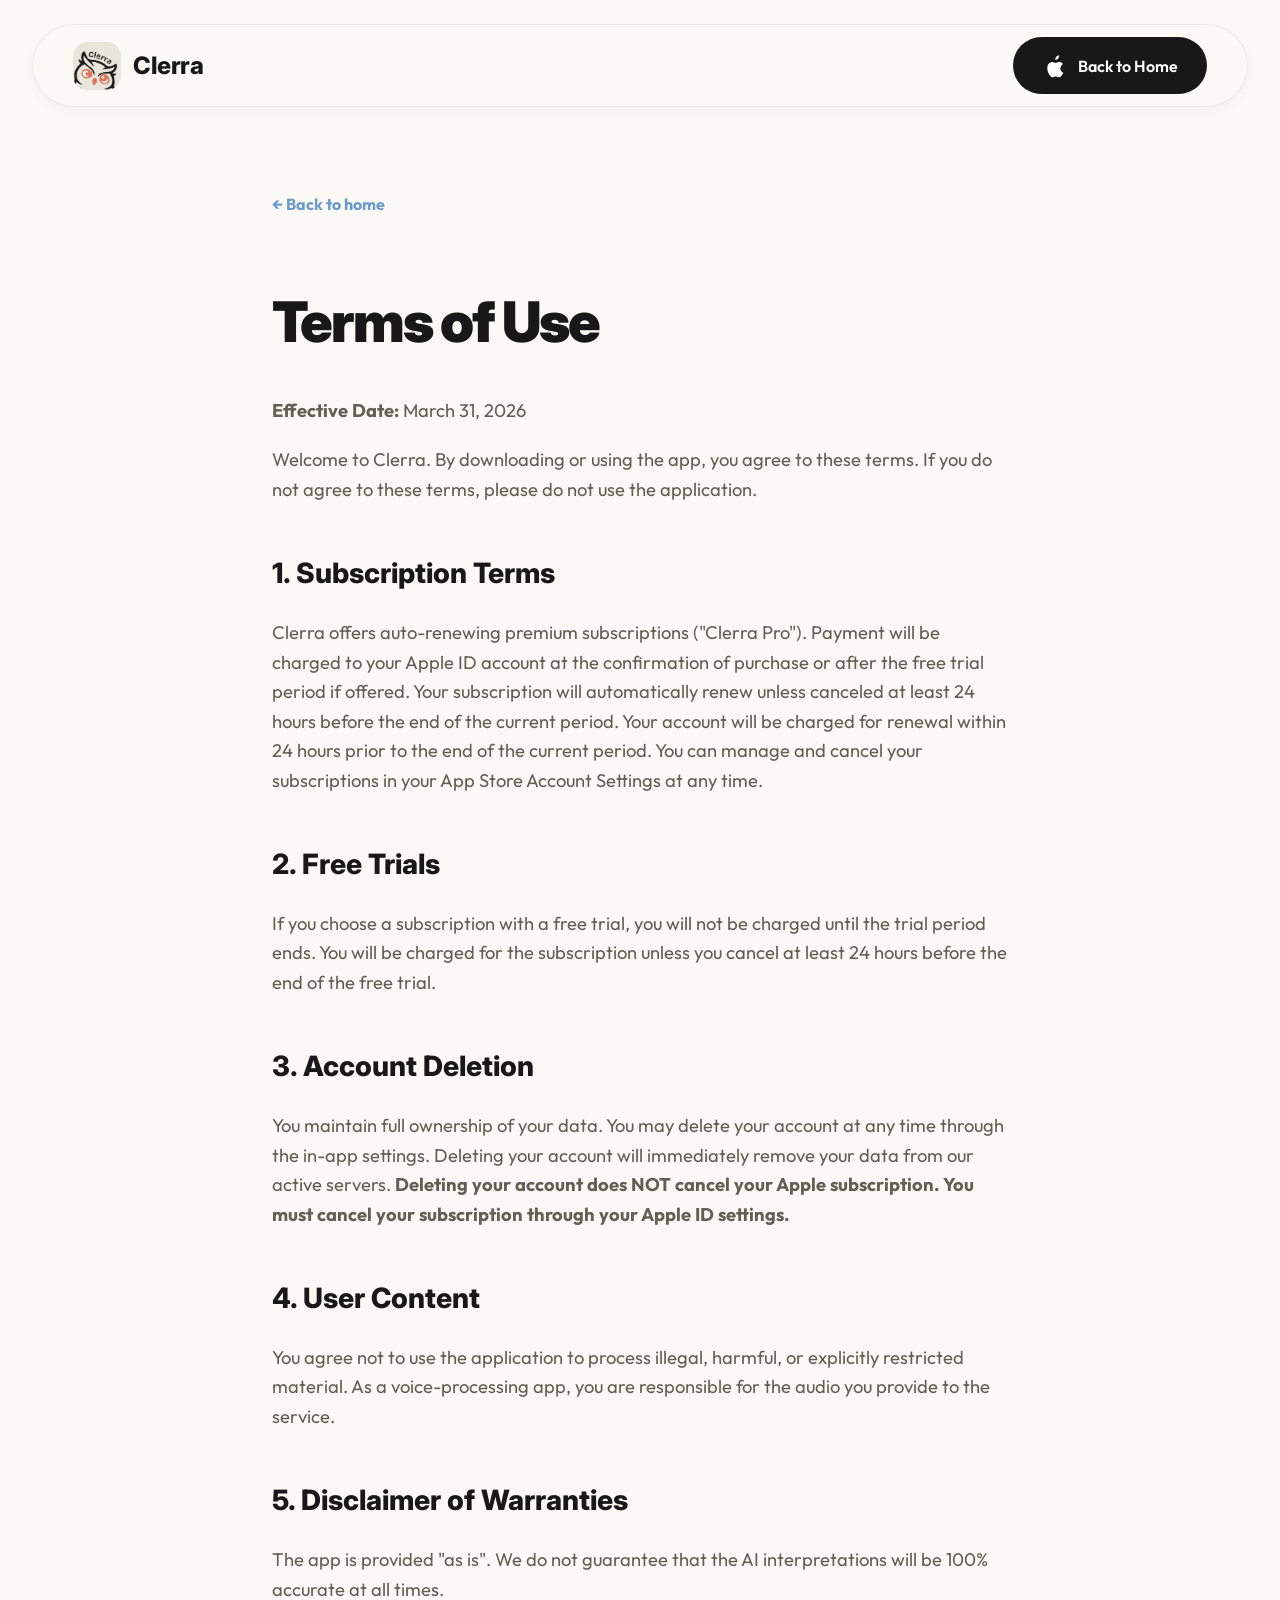
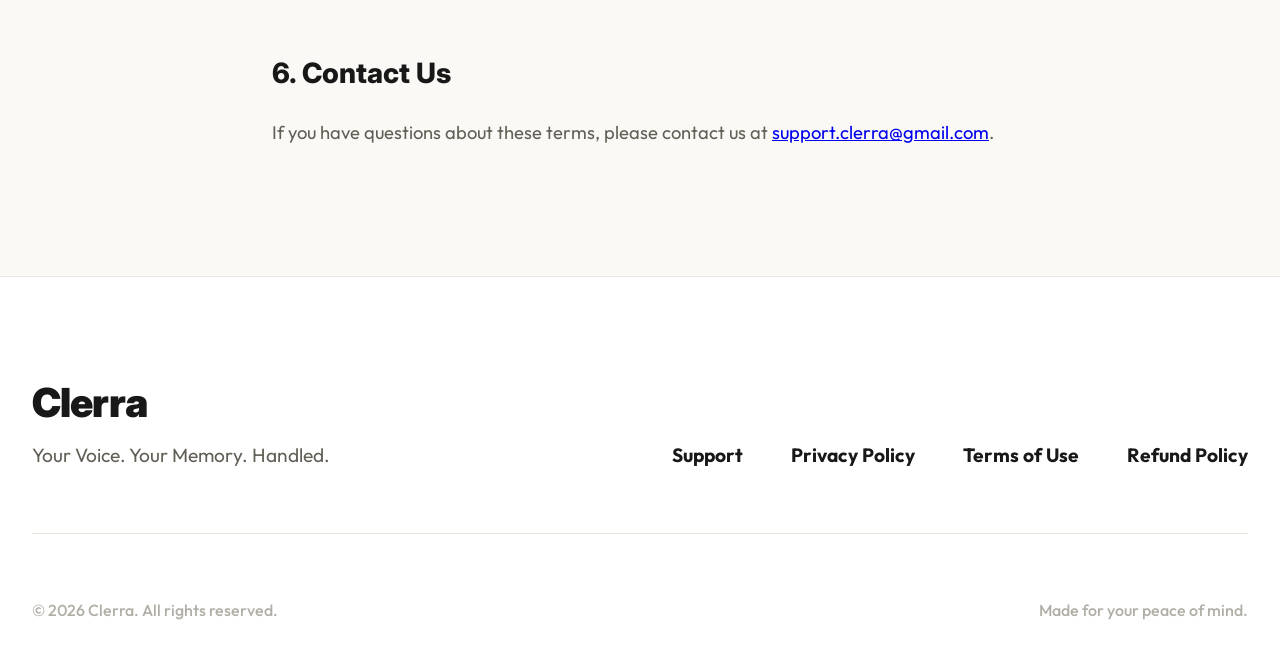
<file: terms.html>
<!DOCTYPE html>
<html lang="en">
<head>
  <meta charset="UTF-8">
  <meta name="viewport" content="width=device-width, initial-scale=1.0">
  <title>Terms of Use | Clerra</title>
  <link rel="stylesheet" href="style.css">
  <style>
    .legal-content {
      max-width: 800px;
      margin: 12rem auto 8rem;
      padding: 0 2rem;
    }
    .legal-content h1 {
      font-size: 3.5rem;
      font-weight: 900;
      margin-bottom: 2rem;
      letter-spacing: -2px;
    }
    .legal-content h2 {
      font-size: 1.75rem;
      font-weight: 800;
      margin: 3rem 0 1.5rem;
    }
    .legal-content p, .legal-content li {
      font-size: 1.15rem;
      color: var(--text-secondary);
      line-height: 1.6;
      margin-bottom: 1.25rem;
    }
    .legal-content ul {
      padding-left: 1.5rem;
      margin-bottom: 2rem;
    }
    .back-nav {
      margin-bottom: 4rem;
    }
    .back-nav a {
      color: var(--accent-blue);
      text-decoration: none;
      font-weight: 700;
      display: flex;
      align-items: center;
      gap: 0.5rem;
    }
  </style>
</head>
<body>

  <!-- Navigation -->
  <nav>
    <a href="index.html" class="logo-container">
      <img src="appshots/mascots/Logo.png" alt="Clerra Logo">
      Clerra
    </a>
    <a href="index.html" class="btn-primary">
      <svg class="btn-icon" viewBox="0 0 18 18" fill="currentColor">
        <path d="M12.12 10.04c.015-1.57 1.28-2.32 1.34-2.36-.73-1.07-1.87-1.22-2.27-1.24-1-.1-1.95.59-2.46.59-.51 0-1.29-.58-2.12-.56-1.09.02-2.1.64-2.66 1.62-1.14 1.98-.29 4.91.81 6.51.54.78 1.18 1.65 2.02 1.62.81-.03 1.11-.53 2.09-.53.97 0 1.24.53 2.1.51.87-.01 1.44-.79 1.97-1.57.62-.9 0 0 .87-1.24-1.1-.47-2.16-1.74-2.14-3.34zm-1.77-5.91c.45-.55.75-1.3.67-2.06-.64.03-1.4.43-1.86.97-.41.48-.77 1.24-.67 1.98.71.05 1.41-.34 1.86-.89z"/>
      </svg>
      Back to Home
    </a>
  </nav>

  <main class="legal-content">
    <div class="back-nav">
      <a href="index.html">← Back to home</a>
    </div>

    <h1>Terms of Use</h1>
    <p><strong>Effective Date:</strong> March 31, 2026</p>

    <p>Welcome to Clerra. By downloading or using the app, you agree to these terms. If you do not agree to these terms, please do not use the application.</p>

    <h2>1. Subscription Terms</h2>
    <p>Clerra offers auto-renewing premium subscriptions ("Clerra Pro"). Payment will be charged to your Apple ID account at the confirmation of purchase or after the free trial period if offered. Your subscription will automatically renew unless canceled at least 24 hours before the end of the current period. Your account will be charged for renewal within 24 hours prior to the end of the current period. You can manage and cancel your subscriptions in your App Store Account Settings at any time.</p>

    <h2>2. Free Trials</h2>
    <p>If you choose a subscription with a free trial, you will not be charged until the trial period ends. You will be charged for the subscription unless you cancel at least 24 hours before the end of the free trial.</p>

    <h2>3. Account Deletion</h2>
    <p>You maintain full ownership of your data. You may delete your account at any time through the in-app settings. Deleting your account will immediately remove your data from our active servers. <strong>Deleting your account does NOT cancel your Apple subscription. You must cancel your subscription through your Apple ID settings.</strong></p>

    <h2>4. User Content</h2>
    <p>You agree not to use the application to process illegal, harmful, or explicitly restricted material. As a voice-processing app, you are responsible for the audio you provide to the service.</p>

    <h2>5. Disclaimer of Warranties</h2>
    <p>The app is provided "as is". We do not guarantee that the AI interpretations will be 100% accurate at all times.</p>

    <h2>6. Contact Us</h2>
    <p>If you have questions about these terms, please contact us at <a href="mailto:support.clerra@gmail.com">support.clerra@gmail.com</a>.</p>
  </main>

  <footer>
    <div class="footer-content">
      <div class="footer-top">
        <div class="footer-brand">
          <h3>Clerra</h3>
          <p>Your Voice. Your Memory. Handled.</p>
        </div>
        <div class="footer-links">
          <a href="support.html">Support</a>
          <a href="privacy.html">Privacy Policy</a>
          <a href="terms.html">Terms of Use</a>
          <a href="refund.html">Refund Policy</a>
        </div>
      </div>
      <div class="footer-bottom">
        <span>&copy; 2026 Clerra. All rights reserved.</span>
        <span>Made for your peace of mind.</span>
      </div>
    </div>
  </footer>

</body>
</html>
</file>
<file: style.css>
@import url('https://fonts.googleapis.com/css2?family=Outfit:wght@300;400;500;600;700;800;900&family=Inter:wght@400;500;600;700;800;900&display=swap');

:root {
  --bg-primary: #faf9f5;
  --surface-card: #ffffff;
  --surface-alt: #F0EFEA;
  --text-primary: #181818;
  --text-secondary: #625F56;
  --text-muted: #B0AEA5;
  --accent-orange: #d97757;
  --accent-blue: #6a9bcc;
  --accent-green: #788c5d;
  --border-color: #E8E6DC;

  --shadow-sm: 0 4px 12px rgba(0, 0, 0, 0.03);
  --shadow-md: 0 8px 24px rgba(0, 0, 0, 0.06);
  --shadow-lg: 0 20px 48px rgba(0, 0, 0, 0.12);
}

* {
  margin: 0;
  padding: 0;
  box-sizing: border-box;
}

body {
  font-family: 'Outfit', sans-serif;
  background-color: var(--bg-primary);
  color: var(--text-primary);
  line-height: 1.5;
  overflow-x: hidden;
  -webkit-font-smoothing: antialiased;
}

h1,
h2,
h3,
h4,
h5,
h6,
.logo-container,
.marquee-content,
.bento-tag,
.pill-bubble {
  font-family: 'Inter', sans-serif;
  font-weight: 900;
}

/* Nav */
nav {
  position: fixed;
  top: 1.5rem;
  left: 2rem;
  width: calc(100% - 4rem);
  display: flex;
  justify-content: space-between;
  align-items: center;
  padding: 0.75rem 2.5rem;
  background-color: rgba(250, 249, 245, 0.7);
  backdrop-filter: blur(20px);
  -webkit-backdrop-filter: blur(20px);
  z-index: 1000;
  border: 1px solid rgba(232, 230, 220, 0.8);
  border-radius: 999px;
  box-shadow: var(--shadow-sm);
}

.logo-container {
  display: flex;
  align-items: center;
  gap: 0.75rem;
  font-weight: 800;
  font-size: 1.5rem;
  letter-spacing: -0.5px;
  text-decoration: none;
  font-family: 'Inter', sans-serif;
  /* Heading font */
  color: var(--text-primary);
}

.logo-container img {
  height: 48px;
  width: auto;
}

.btn-primary {
  background-color: var(--text-primary);
  color: #fff;
  padding: 0.85rem 1.75rem;
  border-radius: 999px;
  text-decoration: none;
  font-weight: 600;
  font-size: 1rem;
  transition: all 0.2s ease;
  border: 1px solid transparent;
  display: inline-flex;
  align-items: center;
  gap: 0.5rem;
}

.btn-primary:hover {
  background-color: transparent;
  color: var(--text-primary);
  border: 1px solid var(--text-primary);
}

.btn-accent {
  background-color: var(--accent-orange);
  color: #fff;
  padding: 1.25rem 2.5rem;
  border-radius: 999px;
  text-decoration: none;
  font-weight: 700;
  font-size: 1.25rem;
  transition: all 0.2s ease;
  display: inline-flex;
  align-items: center;
  gap: 0.5rem;
  box-shadow: 0 4px 14px rgba(217, 119, 87, 0.3);
}

.btn-accent:hover {
  transform: translateY(-2px);
  box-shadow: 0 8px 24px rgba(217, 119, 87, 0.4);
}

.btn-icon {
  width: 2.5rem;
  /* Drastically increased for maximum impact */
  height: 2.5rem;
  flex-shrink: 0;
}

.btn-primary .btn-icon {
  width: 1.75rem;
  /* Scaled up for the nav button */
  height: 1.75rem;
}

/* Layout */
.container {
  max-width: 1200px;
  margin: 0 auto;
  padding: 0 2rem;
}

/* Hero Section */
.hero {
  padding: 12rem 0 4rem;
  /* Drastically reduced bottom spacing for tighter desktop flow */
  text-align: center;
  display: flex;
  flex-direction: column;
  align-items: center;
  position: relative;
  overflow: hidden;
  /* Keep magnets from causing horizontal scroll */
}

.hero-headline {
  font-size: clamp(3.5rem, 8vw, 7.5rem);
  font-weight: 900;
  line-height: 1;
  letter-spacing: -0.05em;
  max-width: 1200px;
  display: flex;
  flex-direction: column;
  align-items: center;
  margin: -12rem auto 0;
  /* Pull UP over the smaller phone */
  color: var(--text-primary);
  position: relative;
  z-index: 10;
}

.hl-line {
  display: block;
}

.hl-flex {
  display: flex;
  align-items: center;
  justify-content: center;
  gap: 2rem;
  /* Increased gap for better breathing room */
}

/* Specific line adjustments to match reference hierarchy */
.hl-line:nth-child(1) {
  font-size: 1.1em;
  /* Make the top line the absolute focus */
}

.hl-line:nth-child(2),
.hl-line:nth-child(3) {
  font-size: 0.9em;
}

.pill-bubble {
  background-color: #E27E5F;
  color: #fff;
  padding: 1.2rem 4.5rem;
  /* Even larger pill */
  border-radius: 999px;
  display: inline-flex;
  align-items: center;
  line-height: 1;
}

.hero-recorder {
  width: 100px;
  /* Increased directly as requested */
  height: auto;
  filter: drop-shadow(0 10px 20px rgba(0, 0, 0, 0.05));
}

.mascot-idle {
  width: 100px;
  /* Adjusted to maintain proportions with smaller recorder */
  height: auto;
  margin-left: 0.5rem;
  filter: drop-shadow(0 10px 20px rgba(0, 0, 0, 0.05));
}


.hero-subtext {
  font-size: clamp(1.1rem, 2vw, 1.4rem);
  /* Slightly smaller for tighter balance */
  color: var(--text-secondary);
  max-width: 850px;
  /* Widened to ensure 2 lines */
  margin: 3.5rem auto 0;
  font-weight: 500;
  line-height: 1.6;
  position: relative;
  z-index: 10;
}

.hero-actions {
  display: flex;
  gap: 1.5rem;
  justify-content: center;
  align-items: center;
  margin-top: 4rem;
  /* Clear space for primary CTA */
  position: relative;
  z-index: 20;
}

.hero-visual {
  width: 100%;
  max-width: 1000px;
  display: flex;
  justify-content: center;
  z-index: 1;
  position: relative;
}

/* Glassmorphism Utility */
.glass-card {
  background: rgba(255, 255, 255, 0.7);
  backdrop-filter: blur(20px);
  -webkit-backdrop-filter: blur(20px);
  border: 1px solid rgba(255, 255, 255, 0.3);
  box-shadow: 0 8px 32px 0 rgba(31, 38, 135, 0.07);
}


.main-phone {
  width: 100%;
  height: auto;
  max-width: 480px;
  /* Reduced further from 550px */
  object-fit: contain;
  filter: drop-shadow(0 30px 60px rgba(0, 0, 0, 0.12));
}

/* Playful Marquee */
.marquee-container {
  overflow: hidden;
  white-space: nowrap;
  background: var(--surface-card);
  padding: 1.5rem 0;
  /* Reduced from 2rem */
  border-top: 1px solid var(--border-color);
  border-bottom: 1px solid var(--border-color);
  display: flex;
  transform: rotate(-1deg) scale(1.02);
  margin: 2rem 0;
  /* Reduced from 4rem */
  box-shadow: var(--shadow-sm);
}

.marquee-content {
  display: inline-block;
  animation: marquee 30s linear infinite;
  font-size: 2rem;
  font-weight: 900;
  color: var(--text-primary);
}

.marquee-content span {
  margin: 0 2rem;
  color: var(--accent-orange);
}

@keyframes marquee {
  0% {
    transform: translateX(0);
  }

  100% {
    transform: translateX(-50%);
  }
}

/* Feature Sections (Abode style) */
.section-features {
  padding: 3rem 0 6rem;
  /* Reduced top padding to sit closer to marquee */
  text-align: center;
}

.section-features h2 {
  font-size: clamp(2.5rem, 6vw, 5rem);
  font-weight: 900;
  letter-spacing: -2px;
  margin-bottom: 2rem;
  max-width: 900px;
  margin-left: auto;
  margin-right: auto;
  line-height: 1;
}

.bento-grid {
  display: grid;
  grid-template-columns: repeat(4, 1fr);
  gap: 1.5rem;
  padding: 2rem;
  max-width: 1400px;
  margin: 0 auto;
}

.bento-card {
  background: var(--surface-card);
  border-radius: 48px;
  padding: 3rem;
  border: 1px solid var(--border-color);
  display: flex;
  flex-direction: column;
  justify-content: flex-start;
  position: relative;
  overflow: hidden;
  text-align: left;
  min-height: 480px;
  box-shadow: var(--shadow-sm);
  transition: transform 0.3s ease, box-shadow 0.3s ease;
}

.bento-card:hover {
  transform: translateY(-5px);
  box-shadow: var(--shadow-md);
}

/* Span Sizes */
.col-span-1 {
  grid-column: span 1;
}

.col-span-2 {
  grid-column: span 2;
}

.col-span-3 {
  grid-column: span 3;
}

.col-span-4 {
  grid-column: span 4;
}

.row-span-1 {
  grid-row: span 1;
}

.row-span-2 {
  grid-row: span 2;
}

/* Wide cards become rows */
.col-span-3,
.col-span-4 {
  flex-direction: row;
  align-items: center;
  gap: 3rem;
}

.bento-card h3 {
  font-size: 2.5rem;
  font-weight: 800;
  margin-bottom: 1rem;
  line-height: 1.1;
  letter-spacing: -0.04em;
}

.bento-card p {
  color: var(--text-secondary);
  font-size: 1.15rem;
  font-weight: 500;
  margin-bottom: 2rem;
  line-height: 1.5;
}

.bento-content {
  z-index: 2;
  flex: 1;
}

.bento-visual {
  flex: 1;
  position: relative;
  height: 100%;
  width: 100%;
  display: flex;
  justify-content: center;
  align-items: center;
}

.bento-visual img {
  max-width: 105%;
  max-height: 105%;
  object-fit: contain;
  transition: transform 0.4s cubic-bezier(0.1, 0.9, 0.2, 1);
}

.bento-card:hover .bento-visual img {
  transform: scale(1.02);
}

.bento-tag {
  background: var(--surface-alt);
  padding: 0.6rem 1.2rem;
  border-radius: 999px;
  font-size: 0.9rem;
  font-weight: 800;
  display: inline-flex;
  margin-bottom: 1.5rem;
  color: var(--text-secondary);
  text-transform: uppercase;
  letter-spacing: 1px;
}

/* Specific Card Tweaks */
.card-reminder .bento-content {
  margin-bottom: auto;
}

.card-reminder .bento-visual {
  align-items: center;
  margin-top: 1rem;
}

.card-reminder .bento-visual img {
  margin-bottom: 0px;
  object-position: center;
  width: 105%;
}

.card-timeline {
  min-height: 520px;
}

/* Contrast Section (The Old Way vs Clerra) */
.contrast-section {
  background-color: var(--text-primary);
  color: var(--bg-primary);
  padding: 8rem 2rem;
  border-radius: 64px;
  margin: 4rem 2rem;
  text-align: center;
}

.contrast-section h2 {
  font-size: clamp(2.5rem, 5vw, 4.5rem);
  font-weight: 900;
  letter-spacing: -2px;
  margin-bottom: 4rem;
  color: #fff;
}

.contrast-container {
  display: flex;
  max-width: 1100px;
  margin: 0 auto;
  gap: 2rem;
}

.contrast-side {
  flex: 1;
  padding: 4rem;
  border-radius: 40px;
  text-align: left;
}

.old-way {
  background-color: rgba(255, 255, 255, 0.08);
}

.new-way {
  background-color: var(--accent-orange);
  color: #fff;
  transform: scale(1.05);
  box-shadow: var(--shadow-lg);
  border: 1px solid rgba(255, 255, 255, 0.2);
}

.contrast-side h3 {
  font-size: 2.5rem;
  margin-bottom: 2.5rem;
  font-weight: 800;
  letter-spacing: -1px;
}

.contrast-list {
  list-style: none;
}

.contrast-list li {
  margin-bottom: 1.5rem;
  font-size: 1.35rem;
  display: flex;
  align-items: flex-start;
  gap: 1.25rem;
  font-weight: 500;
  line-height: 1.4;
}

.contrast-list li::before {
  content: '✕';
  display: inline-flex;
  justify-content: center;
  align-items: center;
  width: 32px;
  height: 32px;
  background: rgba(255, 255, 255, 0.2);
  border-radius: 50%;
  font-size: 1rem;
  flex-shrink: 0;
}

.new-way .contrast-list li::before {
  content: '✓';
  background: rgba(255, 255, 255, 0.3);
}

.mascot-row {
  display: flex;
  justify-content: center;
  gap: 2rem;
  margin: 6rem 0;
  flex-wrap: wrap;
}

.mascot-row img {
  height: 120px;
  width: auto;
  animation: float 4s ease-in-out infinite;
}

.mascot-row img:nth-child(even) {
  animation-delay: 1s;
}

.mascot-row img:nth-child(3n) {
  animation-delay: 2s;
}

/* Call to Action Final */
.cta-section {
  padding: 6rem 2rem;
  text-align: center;
}

.cta-section h2 {
  font-size: clamp(3rem, 7vw, 6rem);
  font-weight: 900;
  letter-spacing: -2px;
  margin-bottom: 2rem;
}

/* Footer & Legal */
footer {
  padding: 6rem 2rem 2rem;
  text-align: center;
  background: var(--surface-card);
  border-top: 1px solid var(--border-color);
}

.footer-content {
  max-width: 1400px;
  margin: 0 auto;
  display: flex;
  flex-direction: column;
  gap: 4rem;
}

.footer-top {
  display: flex;
  justify-content: space-between;
  align-items: flex-end;
  padding-bottom: 4rem;
  border-bottom: 1px solid var(--border-color);
}

.footer-brand h3 {
  font-size: 2.5rem;
  font-weight: 900;
  letter-spacing: -1px;
  margin-bottom: 0.5rem;
  text-align: left;
}

.footer-brand p {
  color: var(--text-secondary);
  font-size: 1.2rem;
  text-align: left;
}

.footer-links {
  display: flex;
  gap: 3rem;
  flex-wrap: wrap;
}

.footer-links a {
  color: var(--text-primary);
  text-decoration: none;
  font-weight: 700;
  font-size: 1.2rem;
  transition: color 0.2s;
}

.footer-links a:hover {
  color: var(--accent-orange);
}

.footer-bottom {
  display: flex;
  justify-content: space-between;
  color: var(--text-muted);
  font-size: 1rem;
  font-weight: 500;
}


/* Media Queries */
@media (max-width: 1024px) {

  .col-span-1,
  .col-span-2,
  .col-span-3,
  .col-span-4 {
    grid-column: span 4;
  }

  .col-span-3,
  .col-span-4 {
    flex-direction: column;
  }

  .contrast-container {
    flex-direction: column;
  }

  .new-way {
    transform: scale(1);
  }

  .hero-visual {
    height: auto;
    margin-bottom: 0;
  }

  .main-phone {
    max-width: 550px;
  }

  .hero-headline {
    margin-top: -8rem;
    font-size: 5rem;
  }
}

@media (max-width: 768px) {
  .hero {
    padding: 8rem 1.5rem 1.5rem;
    /* Drastic reduction */
  }

  .hero-headline {
    font-size: 3.5rem;
    margin-top: -3.5rem;
  }

  .hl-row {
    gap: 0.5rem;
  }

  .pill-bubble {
    padding: 0.1rem 1.5rem;
  }

  .hero-recorder,
  .mascot-idle {
    width: 80px;
  }

  .btn-accent .btn-icon {
    width: 1.5rem;
    height: 1.5rem;
  }

  .hero-subtext {
    font-size: 1.25rem;
    line-height: 1.5;
    max-width: 100%;
  }

  .marquee-container {
    margin: 2rem 0;
    padding: 1rem 0;
    transform: rotate(0) scale(1);
    /* Straightened for cleaner line */
  }

  .marquee-content {
    font-size: 1.15rem;
    /* Much smaller mobile marquee */
  }

  .floating-element {
    display: none;
  }

  nav {
    top: 1rem;
    left: 1rem;
    width: calc(100% - 2rem);
    padding: 0.75rem 1.5rem;
  }

  .footer-top {
    flex-direction: column;
    align-items: flex-start;
    gap: 2rem;
  }

  .section-features {
    padding: 2.5rem 0;
    /* Tighten spacer between marquee and next section */
  }

  .bento-grid {
    padding: 1rem;
    gap: 1.5rem;
  }

  .contrast-section {
    border-radius: 32px;
    padding: 3rem 1.5rem;
    margin: 4rem 0;
  }

  .contrast-side {
    padding: 2.5rem;
    border-radius: 24px;
  }

  .footer-brand h3,
  .footer-brand p {
    text-align: center;
    width: 100%;
  }

  .footer-links {
    justify-content: center;
    width: 100%;
  }
}

@media (max-width: 480px) {
  .hero-headline {
    font-size: 2.5rem;
    margin-top: -1.5rem;
  }

  .hero-recorder,
  .mascot-idle {
    width: 60px;
    /* Scaled down for phones */
  }

  .pill-bubble {
    font-size: 0.8em;
    padding: 0.1rem 1rem;
  }

  .hero-actions {
    flex-direction: column;
    width: 100%;
  }

  .btn-accent,
  .btn-primary {
    width: 100%;
    justify-content: center;
    font-size: 1.1rem;
    padding: 1rem 1.5rem;
  }

  nav .btn-primary,
  nav .btn-accent {
    width: auto;
    /* Prevent 100% width in nav */
    padding: 0.6rem 1.25rem;
    font-size: 0.9rem;
  }

  .btn-accent .btn-icon {
    width: 1.1rem;
    /* Scaled down for mobile buttons */
    height: 1.1rem;
  }

  nav .btn-icon {
    width: 1rem;
    /* Even smaller for nav button icon */
    height: 1rem;
  }

  nav {
    top: 0.75rem;
    left: 0.75rem;
    width: calc(100% - 1.5rem);
    padding: 0.6rem 1rem;
  }

  .hero-subtext {
    font-size: 1.1rem;
  }

  .marquee-container {
    margin: 1.25rem 0;
    padding: 0.6rem 0;
  }

  .marquee-content {
    font-size: 1.1rem;
    /* Optimized for narrow screens */
  }

  .section-features h2 {
    font-size: 2rem;
    margin-bottom: 1.5rem;
  }

  .bento-visual img {
    max-height: 280px;
    object-fit: contain;
  }

  .mascot-row {
    flex-wrap: nowrap;
    /* Force straight line as requested */
    gap: 0.75rem;
    margin: 1.5rem 0;
    /* Optimized tight spacing */
    padding: 0 1rem;
  }

  .mascot-row img {
    height: 50px;
    /* Small on mobile */
  }

  .cta-section {
    padding: 4rem 1.5rem;
  }

  .footer-bottom {
    flex-direction: column;
    gap: 1rem;
    text-align: center;
  }

  .logo-container {
    font-size: 1.2rem;
    /* Reduced to fit beside button */
  }

  .logo-container img {
    height: 30px;
    /* Scaled down logo image */
  }

  footer {
    padding: 3rem 1.5rem 1.5rem;
  }
}
</file>
